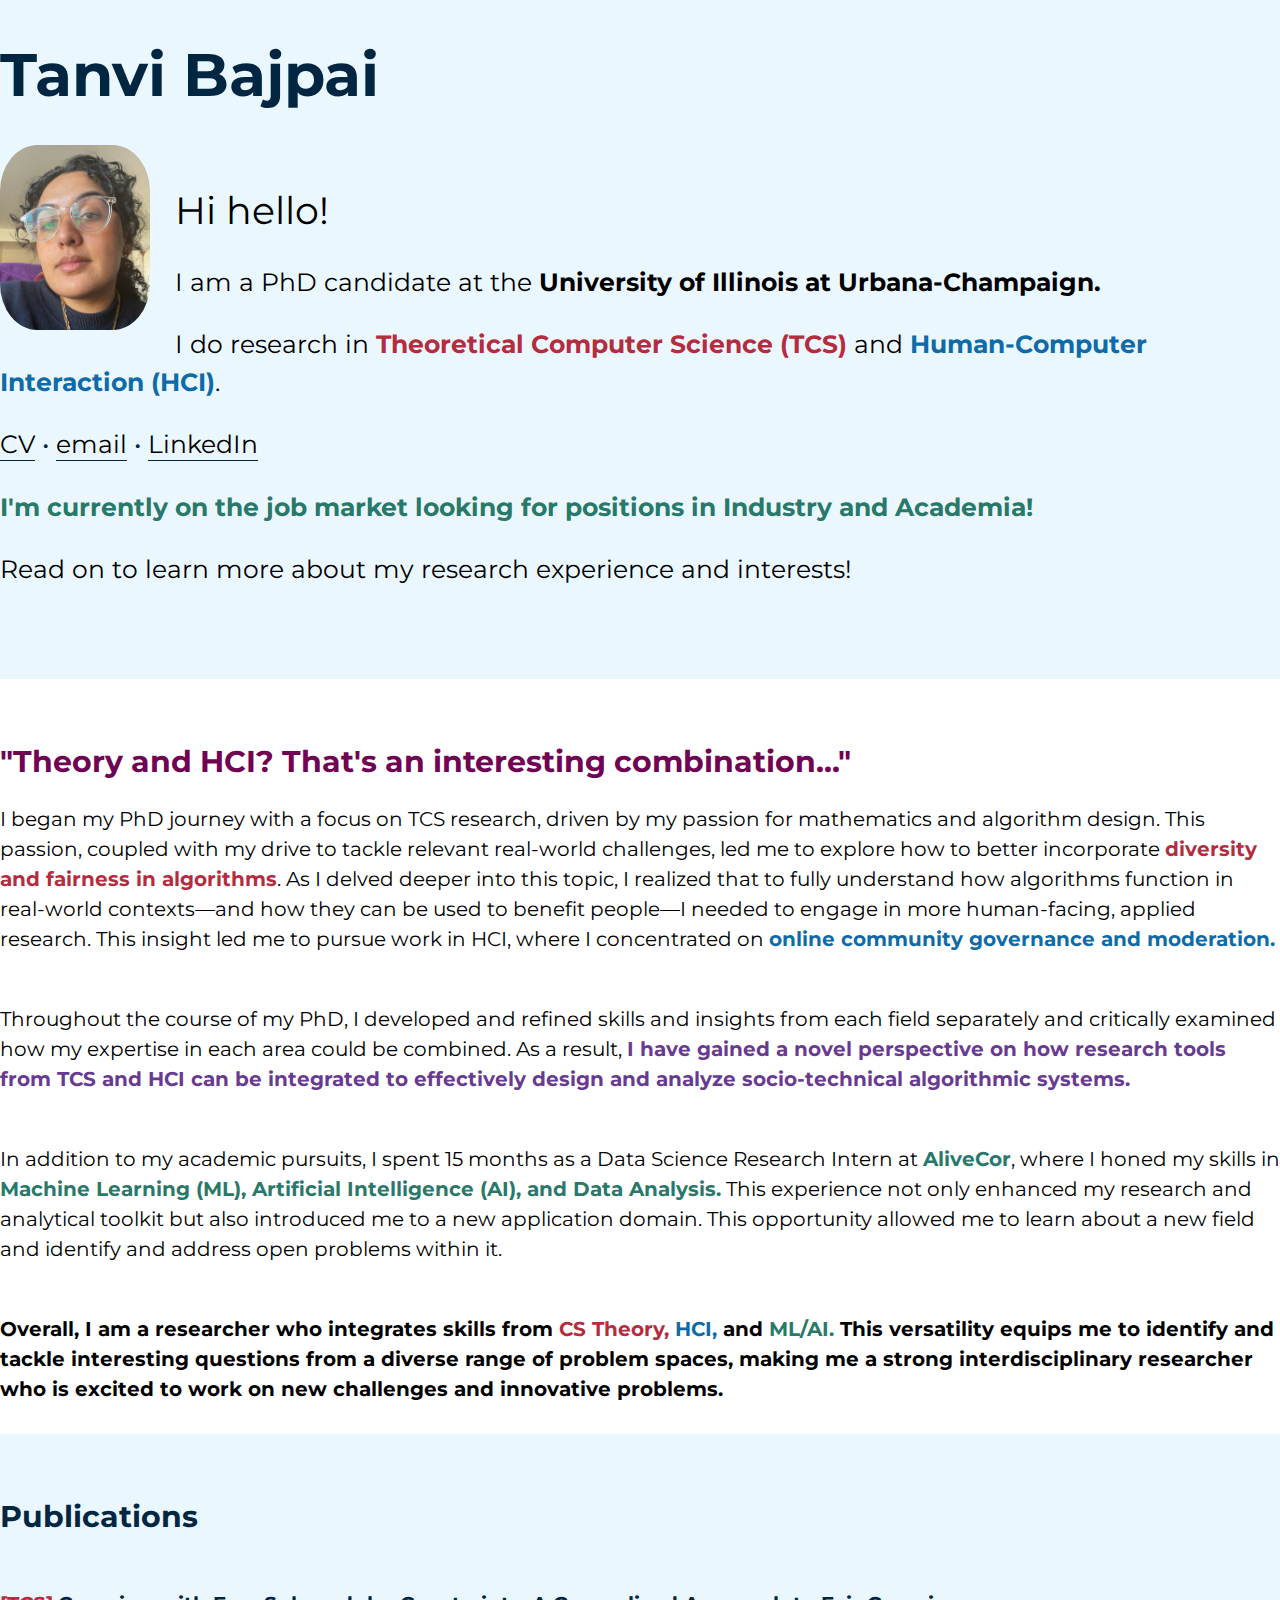
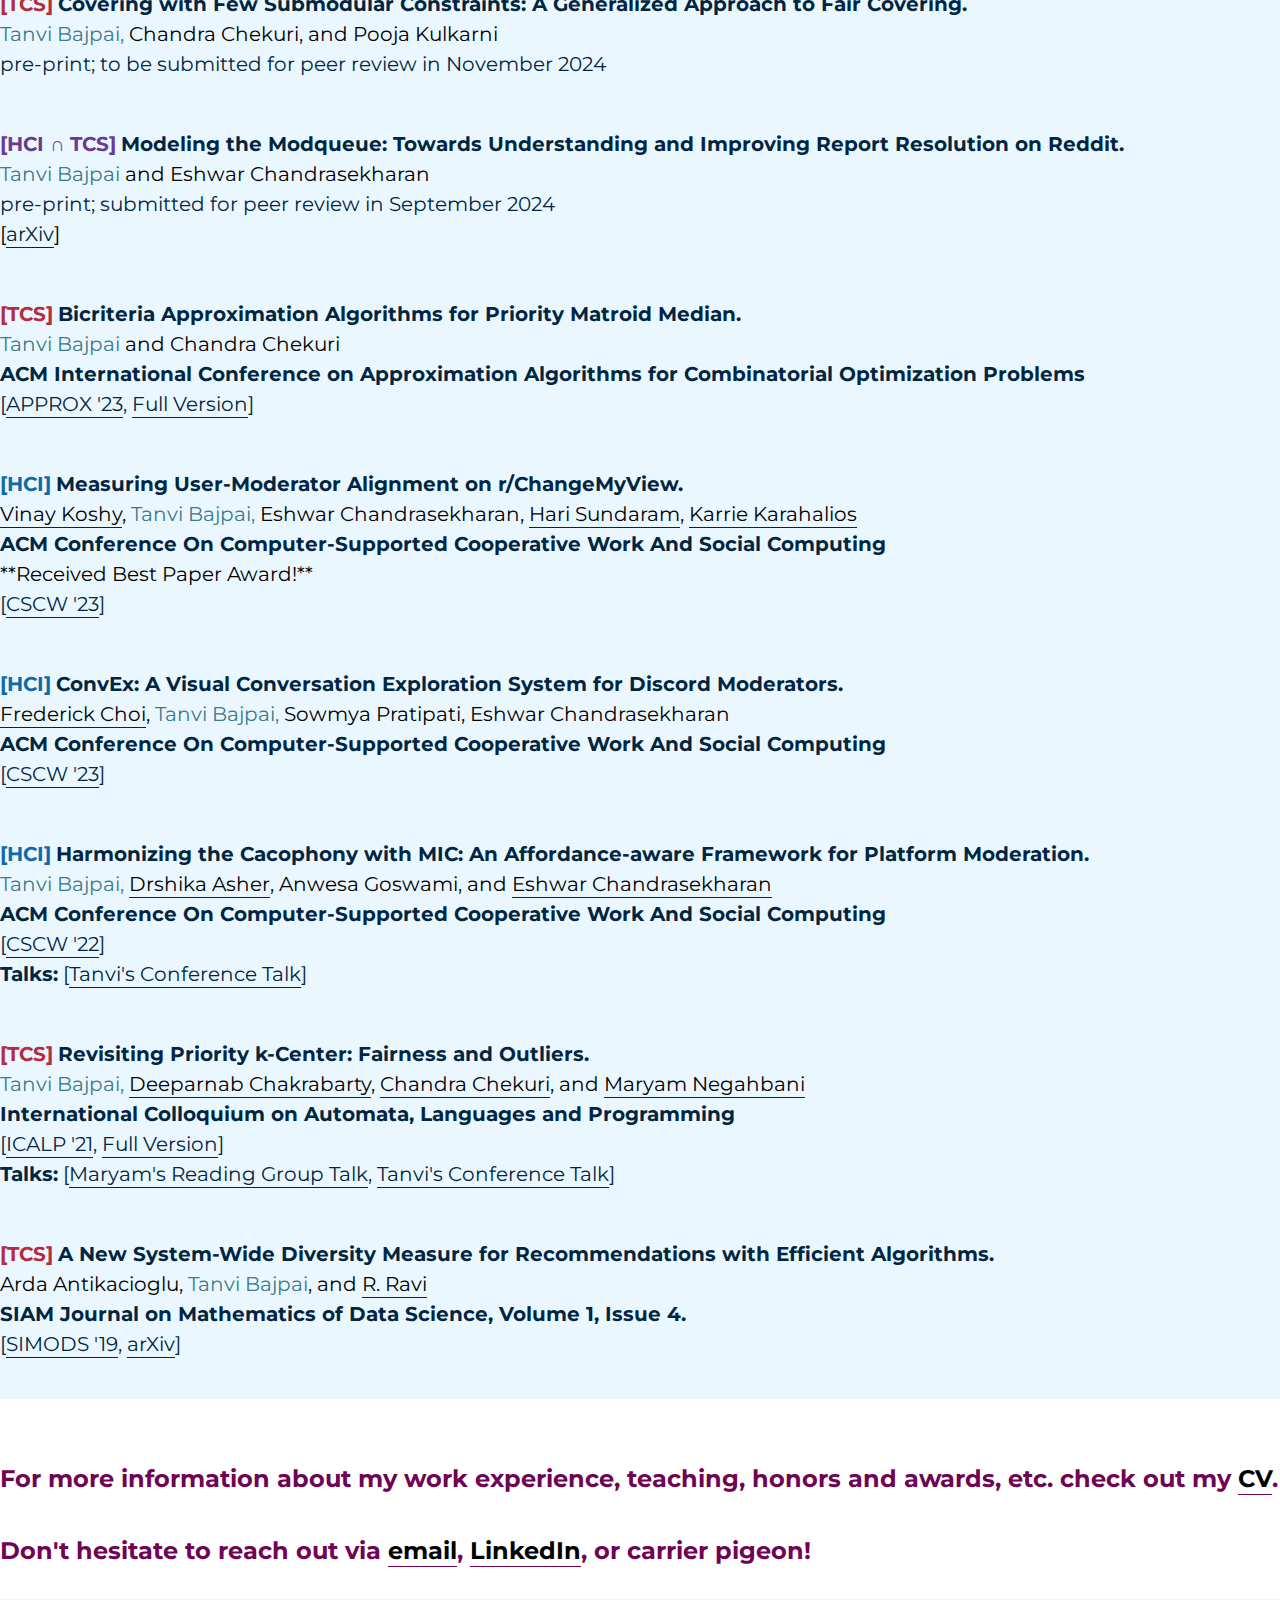
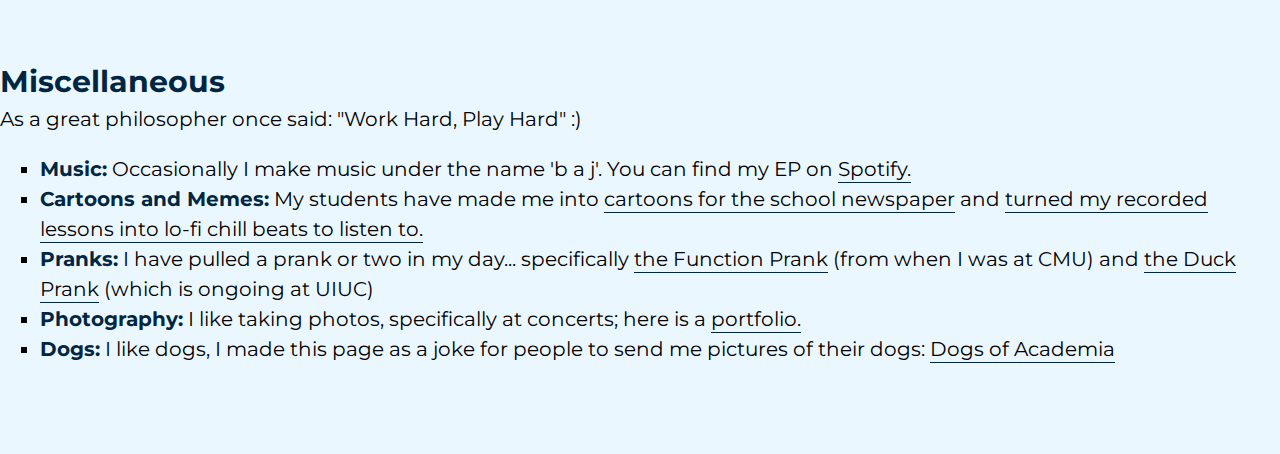
<file: index.html>
<!doctype html>
<html lang="en">
  <head>
    <!-- Required meta tags -->
    <meta charset="utf-8">
    <meta name="viewport" content="width=device-width, initial-scale=1">

    <!-- Bootstrap CSS -->
    <link href="https://cdn.jsdelivr.net/npm/bootstrap@5.1.0/dist/css/bootstrap.min.css" rel="stylesheet" integrity="sha384-KyZXEAg3QhqLMpG8r+8fhAXLRk2vvoC2f3B09zVXn8CA5QIVfZOJ3BCsw2P0p/We" crossorigin="anonymous">

    <!-- my stylesheet -->
    <link rel="stylesheet" href="main.css">
    <link rel="preconnect" href="https://fonts.googleapis.com">
    <link rel="preconnect" href="https://fonts.gstatic.com" crossorigin>
    <link href="https://fonts.googleapis.com/css2?family=Montserrat:ital,wght@0,400;0,600;1,400;1,600&display=swap" rel="stylesheet">
    <title>Tanvi Bajpai</title>
  </head>
  <body class="cool-theme">
    <!-- <h1><b>Tanvi Bajpai</b></h1> -->
    <section  class="cool-theme">
      <div class="container">
        <div class="columns">
          <div class="column bottom-pad">
            <h1><b>Tanvi Bajpai</b></h1> 
            <div class="column fix">
            <img id="headshot" class="prof" src="face-22.jpg" alt> 
            <p style="font-size: 150%;">Hi hello!</p>
            <p>I am a PhD candidate at the <b>University of Illinois at Urbana-Champaign.</b></p> 
            <p>I do research in <b><emph-tcs>Theoretical Computer Science (TCS)</emph-tcs></b> and <b><emph-hci>Human-Computer Interaction (HCI)</emph-hci></b>.
            </p>
              
            <p></p>
<!--             <p><b>Currently...</p>
            <p></b> (Fall 2023) I am working part-time as a Data Science Research Intern at <b>AliveCor!</b></p> -->
            <p style="font-size: 100%;"><emph><a href="files/Tanvi-Bajpai-CV.pdf" class="uline">CV</a> &bull; </emph><emph><a href="mailto:tbajpai2@illinois.edu" class="uline">email</a> &bull; </emph><emph><a href="https://www.linkedin.com/in/tanvibajpai/" class="uline">LinkedIn</a></emph></p>
          <p></p>
              <p><emph-other>I'm currently on the job market looking for positions in Industry and Academia!</emph-other></p>
              <p>Read on to learn more about my research experience and interests!</p>
            </div>

          </div>
        </div>  
      </div>
    </section>
    <div class="cool-theme-2">
      <section>
        <div class="container">
          <div class="columns">
            <div class="column">
             <br><h3><b>"Theory and HCI? That's an interesting combination..."</b></h3>
                <p>I began my PhD journey with a focus on TCS research, driven by my passion for mathematics and algorithm design. This passion, coupled with my drive to tackle relevant real-world challenges, led me to explore how to better incorporate <emph-tcs>diversity and fairness in algorithms</emph-tcs>. As I delved deeper into this topic, I realized that to fully understand how algorithms function in real-world contexts—and how they can be used to benefit people—I needed to engage in more human-facing, applied research. This insight led me to pursue work in HCI, where I concentrated on <emph-hci>online community governance and moderation.</emph-hci></p>
                <br>

                <p>Throughout the course of my PhD, I developed and refined skills and insights from each field separately and critically examined how my expertise in each area could be combined. As a result, <emph-both>I have gained a novel perspective on how research tools from TCS and HCI can be integrated to effectively design and analyze socio-technical algorithmic systems.</emph-both></p>
                <br>
                <p>In addition to my academic pursuits, I spent 15 months as a Data Science Research Intern at <emph-other>AliveCor</emph-other>, where I honed my skills in <emph-other>Machine Learning (ML), Artificial Intelligence (AI), and Data Analysis.</emph-other> This experience not only enhanced my research and analytical toolkit but also introduced me to a new application domain. This opportunity allowed me to learn about a new field and identify and address open problems within it.</p>
               
               <br>
               <p style="font-size:100%;"><b>Overall, I am a researcher who integrates skills from <emph-tcs>CS Theory,</emph-tcs> <emph-hci>HCI,</emph-hci> and <emph-other>ML/AI.</emph-other> This versatility equips me to identify and tackle interesting questions from a diverse range of problem spaces, making me a strong interdisciplinary researcher who is excited to work on new challenges and innovative problems. </b></p>
           
           <br>
            </div>
          </div>
        </div>
      </section>
   
      <section  class="cool-theme">
        <div class="container">
          <div class="columns">
            <div class="column bottom-pad">
              <br><h3><b>Publications</b></h3>
              <p><br><emph-tcs>[TCS]</emph-tcs> <emph><b>Covering with Few Submodular Constraints: A Generalized Approach to Fair Covering.</b></emph>
                <br><emph2>Tanvi Bajpai,</emph2> Chandra Chekuri, and Pooja Kulkarni
                <br><emph3>pre-print; to be submitted for peer review in November 2024</emph3>                          
              </p> 

              <p><br><emph-both>[HCI &#8745; TCS]</emph-both> <emph><b>Modeling the Modqueue: Towards Understanding and Improving Report Resolution on Reddit.</b></emph>
                <br><emph2>Tanvi Bajpai</emph2> and Eshwar Chandrasekharan
                <br><emph3>pre-print; submitted for peer review in September 2024</emph3>   
                <br>[<a href="https://arxiv.org/abs/2409.16840" class="uline2">arXiv</a>]
              </p> 
              
              <p><br><emph-tcs>[TCS]</emph-tcs> <emph><b>Bicriteria Approximation Algorithms for Priority Matroid Median.</b></emph>
                <br><emph2>Tanvi Bajpai</emph2> and Chandra Chekuri
                <br><emph3><b>ACM International Conference on Approximation Algorithms for Combinatorial Optimization Problems</b></emph3>              
                <br><emph>[<a href="https://drops.dagstuhl.de/opus/volltexte/2023/18832/pdf/LIPIcs-APPROX7.pdf" class="uline2">APPROX '23</a>, <a href="https://arxiv.org/abs/2210.01888" class="uline2">Full Version</a>]</emph>
              </p>
               <p><br><emph-hci>[HCI]</emph-hci> <emph><b>Measuring User-Moderator Alignment on r/ChangeMyView.</b></emph>
                <br><a href="https://vinyoshy2.github.io/" class="uline">Vinay Koshy</a>, <emph2>Tanvi Bajpai,</emph2> Eshwar Chandrasekharan, <a href="http://sundaram.cs.illinois.edu/" class="uline">Hari Sundaram</a>, <a href="https://social.cs.uiuc.edu/people/kkarahal.html" class="uline">Karrie Karahalios</a>
                <br><emph3><b>ACM Conference On Computer-Supported Cooperative Work And Social Computing</b></emph3> 
                <br>**Received Best Paper Award!**
                <br><emph>[<a href="https://dl.acm.org/doi/10.1145/3610077" class="uline2">CSCW '23</a>]</emph>
              </p>
               <p><br><emph-hci>[HCI]</emph-hci> <emph><b>ConvEx: A Visual Conversation Exploration System for Discord Moderators.</b></emph>
                <br><a href="https://fred-choi.com/" class="uline">Frederick Choi</a>, <emph2>Tanvi Bajpai,</emph2> Sowmya Pratipati, Eshwar Chandrasekharan
                <br><emph3><b>ACM Conference On Computer-Supported Cooperative Work And Social Computing</b></emph3> 
                <br><emph>[<a href="https://dl.acm.org/doi/10.1145/3610053" class="uline2">CSCW '23</a>]</emph>
              </p>
               <p><br><emph-hci>[HCI]</emph-hci> <emph><b>Harmonizing the Cacophony with MIC: An Affordance-aware Framework for Platform Moderation.</b></emph>
                <br><emph2>Tanvi Bajpai, </emph2> <a href="https://drshika.me/" class="uline">Drshika Asher</a>, Anwesa Goswami, and <a href="http://www.eshwarchandrasekharan.com" class="uline">Eshwar Chandrasekharan</a>
                <br><emph3><b>ACM Conference On Computer-Supported Cooperative Work And Social Computing</b></emph3> 
                <br><emph>[<a href="https://dl.acm.org/doi/abs/10.1145/3555110" class="uline2">CSCW '22</a>]</emph>
                <br><emph3><b>Talks:</b> [<a href="https://youtu.be/dQP1dzFboCc" class="uline3">Tanvi's Conference Talk</a>]</emph3>
              </p>
              <p><br><emph-tcs>[TCS]</emph-tcs> <emph><b>Revisiting Priority k-Center: Fairness and Outliers.</b></emph>
                <br><emph2>Tanvi Bajpai, </emph2> <a href="https://www.cs.dartmouth.edu/~deepc/" class="uline">Deeparnab Chakrabarty</a>, <a href="https://chekuri.cs.illinois.edu/" class="uline">Chandra Chekuri</a>, and <a href="https://www.cs.dartmouth.edu/~maryam/" class="uline">Maryam Negahbani</a>
                <br><emph3><b>International Colloquium on Automata, Languages and Programming</b></emph3> 
                <br><emph>[<a href="https://drops.dagstuhl.de/opus/volltexte/2021/14090/pdf/LIPIcs-ICALP-2021-21.pdf" class="uline2">ICALP '21</a>, <a href="https://arxiv.org/abs/2103.03337" class="uline2">Full Version</a>]</emph>
                <br><emph3><b>Talks:</b> [<a href="https://www.youtube.com/watch?v=0Tdc6jWEUKo" class="uline3">Maryam's Reading Group Talk</a>, <a href="https://www.youtube.com/watch?v=uiqO4B0jDtQ" class="uline3">Tanvi's Conference Talk</a>]</emph3>
              </p>
              <p><br><emph-tcs>[TCS]</emph-tcs> <emph><b>A New System-Wide Diversity Measure for Recommendations with Efficient Algorithms.</b></emph>
                <br>Arda Antikacioglu, <emph2>Tanvi Bajpai</emph2>, and <a href="https://www.contrib.andrew.cmu.edu/~ravi/" class="uline">R. Ravi</a>
                <br><emph3><b>SIAM Journal on Mathematics of Data Science, Volume 1, Issue 4.</b></emph3> 
                <br><emph>[<a href="https://epubs.siam.org/doi/abs/10.1137/18M1226014" class="uline2">SIMODS '19</a>, <a href="https://arxiv.org/abs/1812.03030" class="uline2">arXiv</a>]
              </p>
              </div>
            </div>
          </div>
        </div>
      </section> 
      
   <div class="cool-theme-2">
      <section>
        <div class="container">
          <div class="columns">
            <div class="column">
              
                <br><h4><b>For more information about my work experience, teaching, honors and awards, etc. check out my <a href="files/Tanvi-Bajpai-CV.pdf" class="uline">CV</a>. 
                  <br>
                  <br> Don't hesitate to reach out via <a href="mailto:tbajpai2@illinois.edu" class="uline">email</a>, <a href="https://www.linkedin.com/in/tanvibajpai/" class="uline">LinkedIn</a>, or carrier pigeon!</b></h4>
                  <br>
            </div>
          </div>
        </div>
      </section>
   

    <div class="cool-theme">
      <section">
        <div class="container">
          <div class="columns">
            <div class="column bottom-pad">
             <br><h3><b>Miscellaneous</b></h3>
             As a great philosopher once said: "Work Hard, Play Hard" :)
             <br>
              <ul>
                <li><b><emph>Music:</emph></b> Occasionally I make music under the name 'b a j'. You can find my EP on <a href="https://open.spotify.com/artist/35kHnj5Am2v1fImI8lTubu?si=DCOPbOLGS0G8mjo8oQR-SQ&dl_branch=1" class="uline">Spotify.</a></li>
                <li><b><emph>Cartoons and Memes:</emph></b> My students have made me into <a href="/cartoon.html" class="uline">cartoons for the school newspaper</a> and <a href="https://www.youtube.com/watch?v=7z655fEg0Dk" class="uline">turned my recorded lessons into lo-fi chill beats to listen to.</a></li>
                <li><b><emph>Pranks:</emph></b> I have pulled a prank or two in my day... specifically <a href="/prank.html" class="uline">the Function Prank</a> (from when I was at CMU) and <a href="/uiucducky.html" class="uline">the Duck Prank</a> (which is ongoing at UIUC)</li>
                <li><b><emph>Photography:</emph></b> I like taking photos, specifically at concerts; here is a <a href="/photo.html" class="uline">portfolio.</a> </li>
                <li><b><emph>Dogs:</emph></b> I like dogs, I made this page as a joke for people to send me pictures of their dogs: <a href="/doggos.html" class="uline">Dogs of Academia</a> </li>

                                                                                                                                                  </ul>  
            <br>      
            </div>
            </div>
          </div>
        </div>
  </div>
    <script src="https://cdn.jsdelivr.net/npm/bootstrap@5.1.0/dist/js/bootstrap.bundle.min.js" integrity="sha384-U1DAWAznBHeqEIlVSCgzq+c9gqGAJn5c/t99JyeKa9xxaYpSvHU5awsuZVVFIhvj" crossorigin="anonymous"></script>
    <script src="app.js"></script>
    <noscript>You need to enable JavaScript to view the full site.</noscript>
  </body>
</html>



<!-- <body class="light-theme">
    <h1>Task List</h1>
    <p id="msg">Current tasks:</p>
    <ul>
      <li class="list">Add visual styles</li>
      <li class="list">Add light and dark themes</li>
      <li>Enable switching the theme</li>
    </ul>
    <div>
        <button class="btn">Dark</button>
      </div>
    
    <script src="https://cdn.jsdelivr.net/npm/bootstrap@5.1.0/dist/js/bootstrap.bundle.min.js" integrity="sha384-U1DAWAznBHeqEIlVSCgzq+c9gqGAJn5c/t99JyeKa9xxaYpSvHU5awsuZVVFIhvj" crossorigin="anonymous"></script>
    <noscript>You need to enable JavaScript to view the full site.</noscript>
</body>
</html> -->
</file>
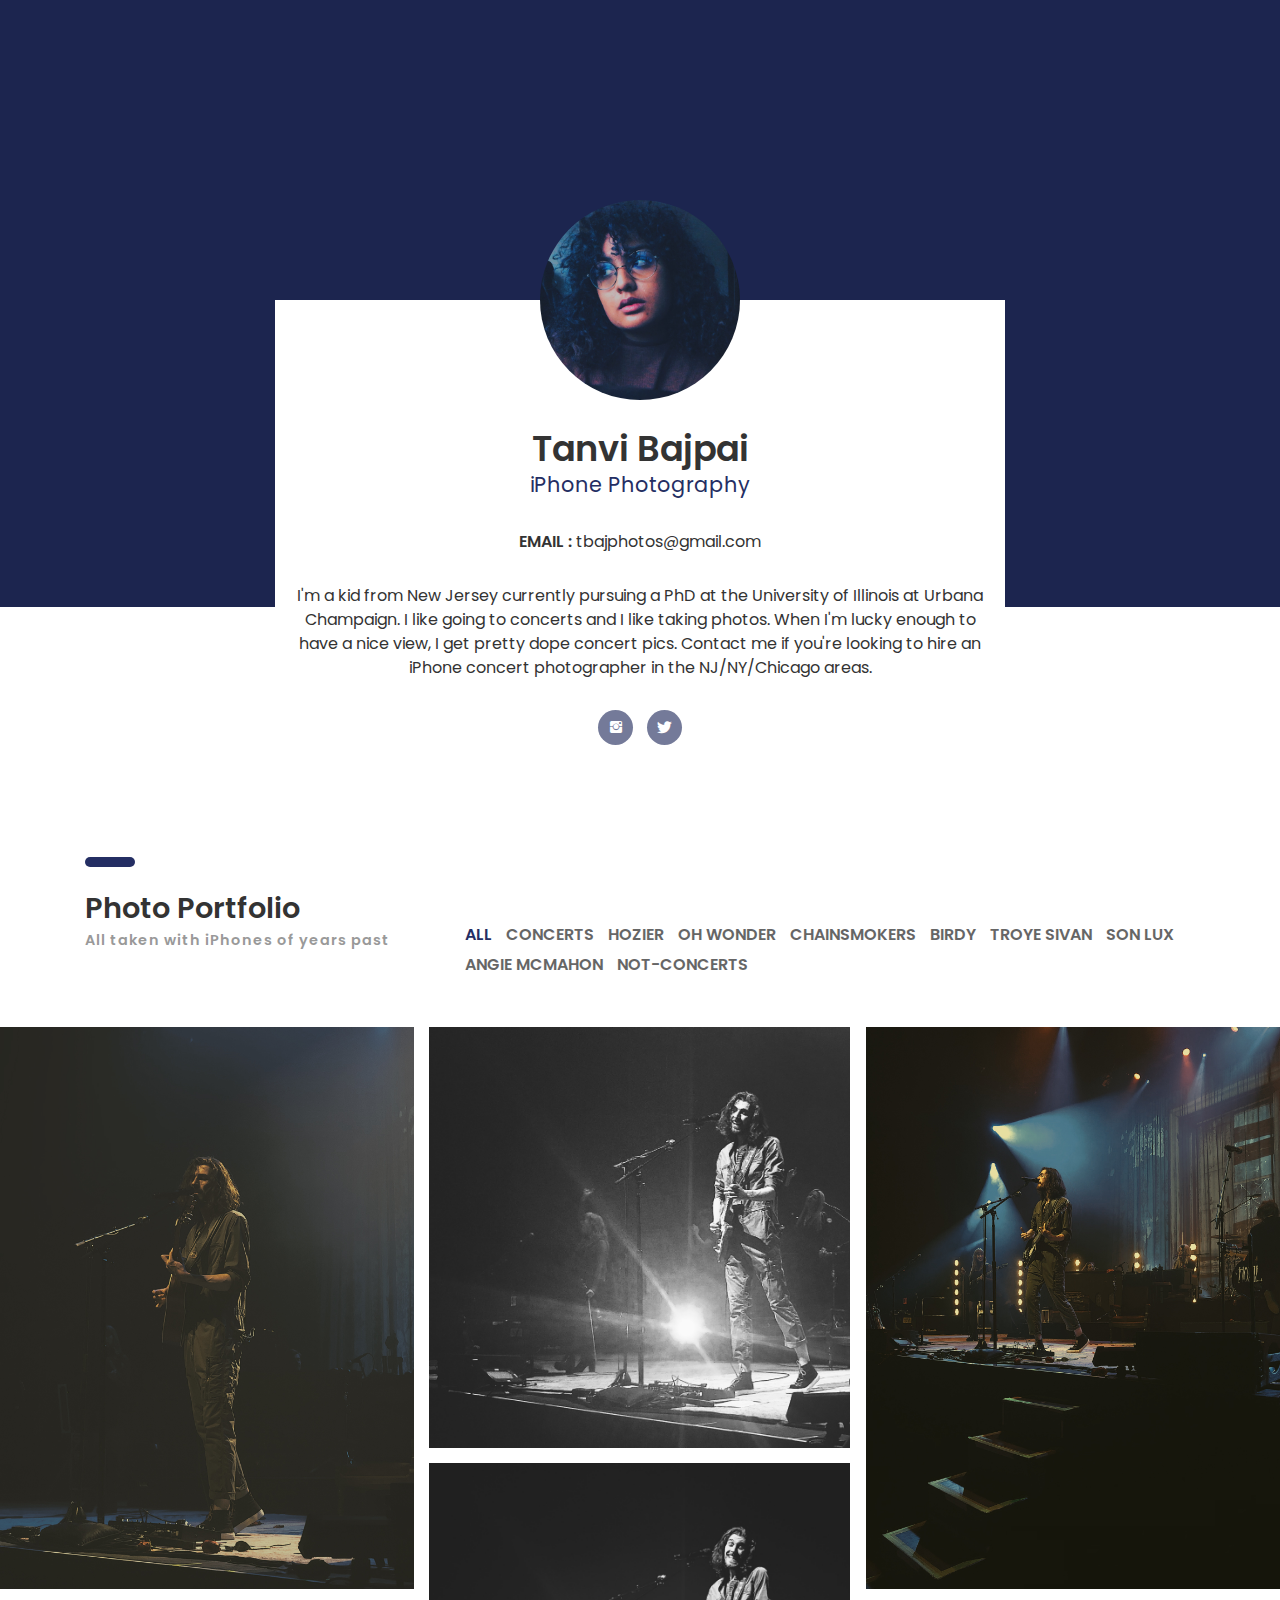
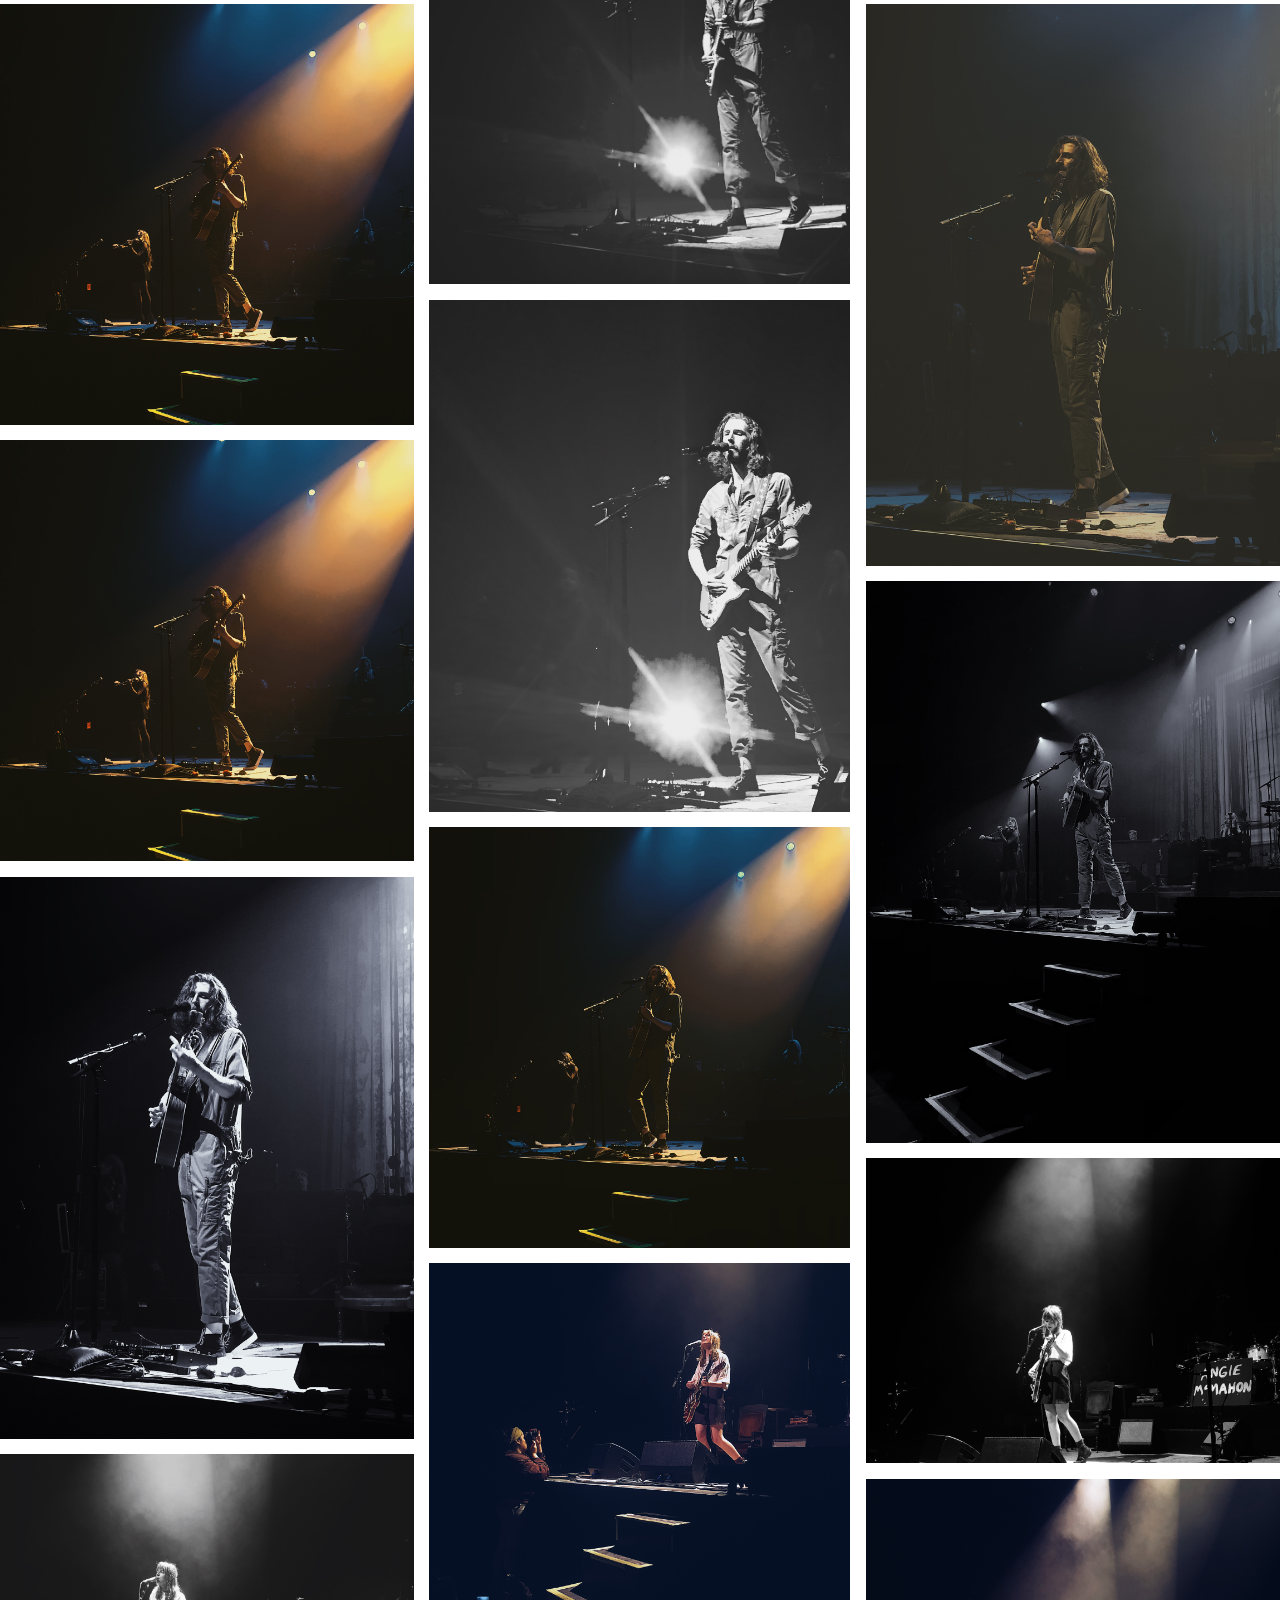
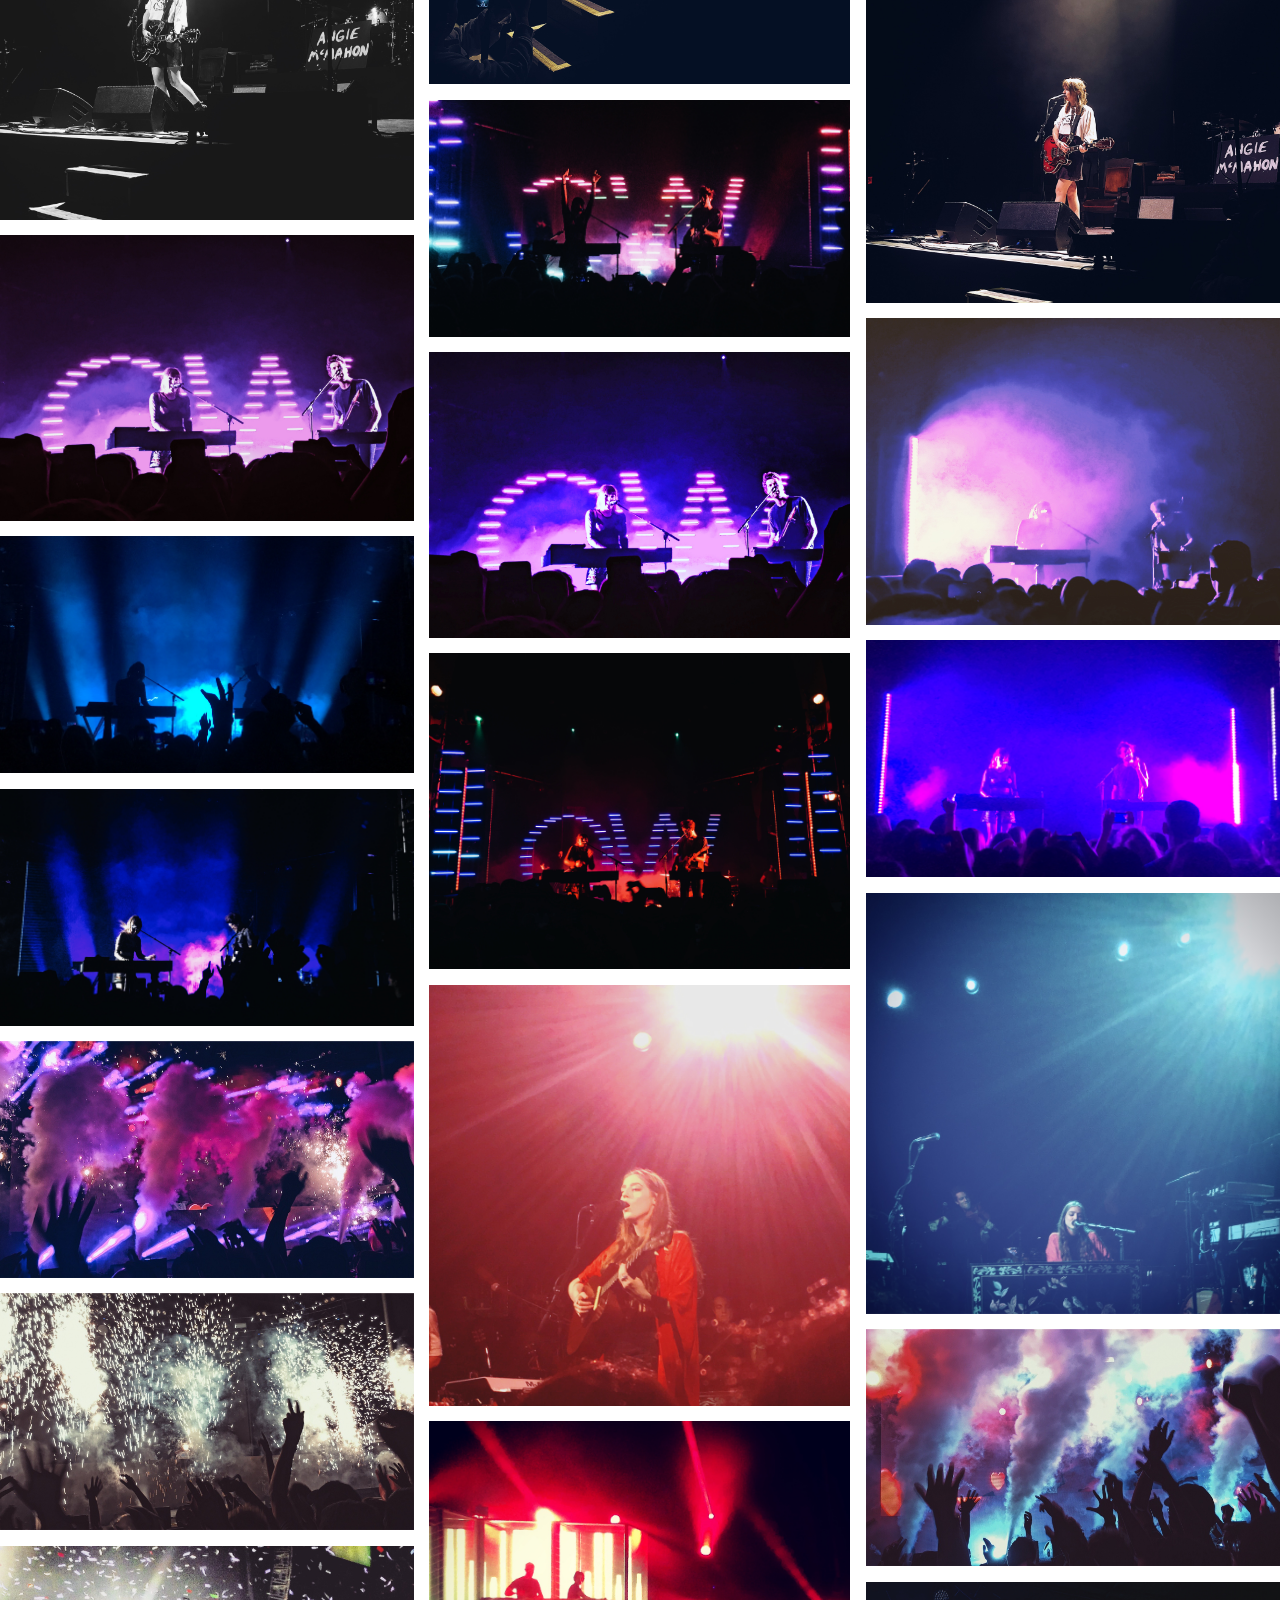
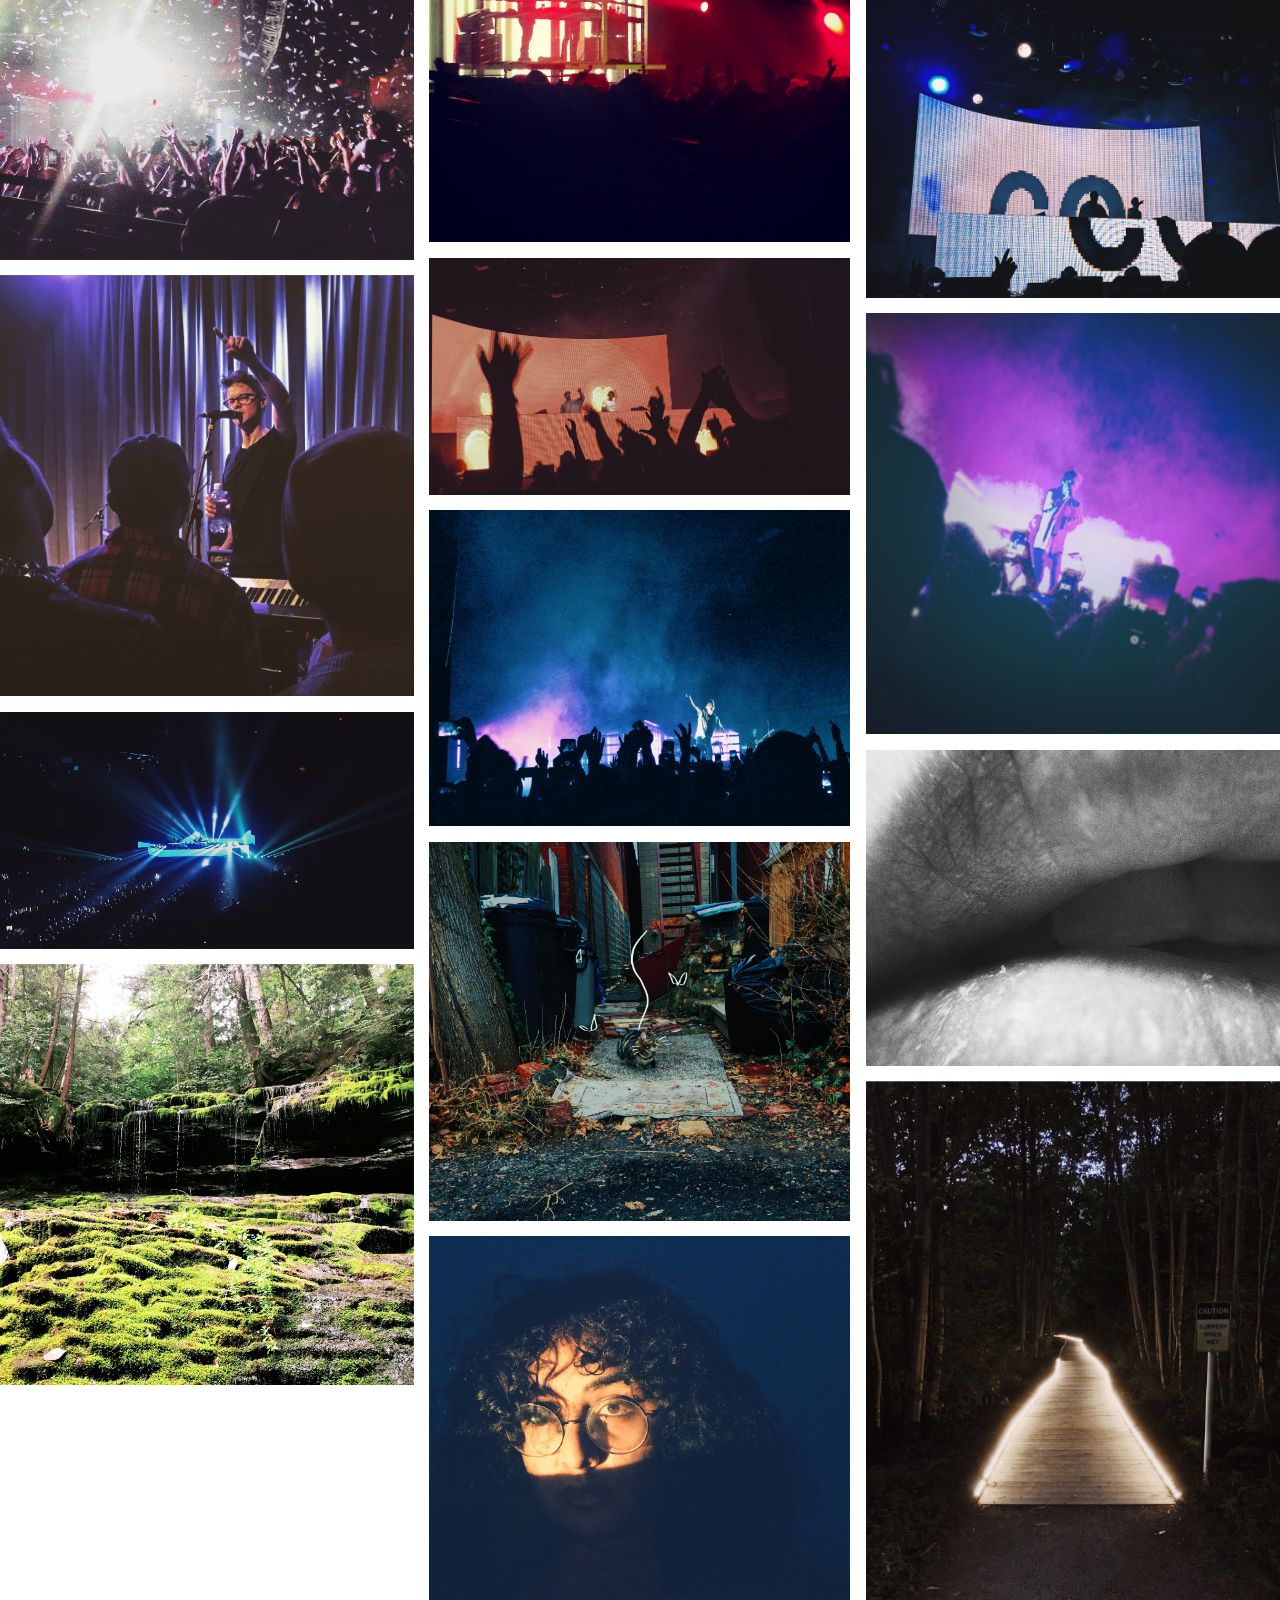
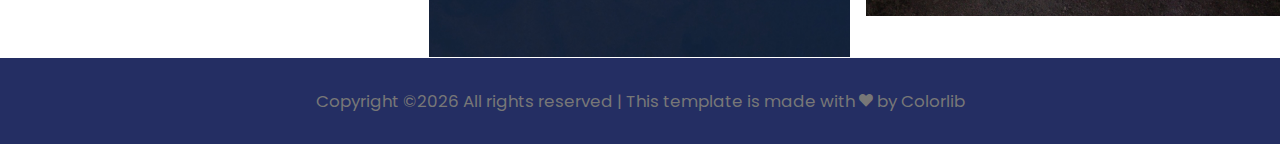
<file: photo.html>
<!DOCTYPE HTML>
<html lang="en">
<head>
	<title>Tanvi Bajpai Photography</title>
	<meta http-equiv="X-UA-Compatible" content="IE=edge">
    <meta name="viewport" content="width=device-width, initial-scale=1">
	<meta charset="UTF-8">
	
	
	<!-- Font -->
	
	<link href="https://fonts.googleapis.com/css?family=Poppins:400,500,600,700%7CAllura" rel="stylesheet">
	
	<!-- Stylesheets -->
	
	<link href="photo-files/common-css/bootstrap.css" rel="stylesheet">
	
	<link href="photo-files/common-css/ionicons.css" rel="stylesheet">
	
	<link href="photo-files/common-css/fluidbox.min.css" rel="stylesheet">
	
	<link href="photo-files/01-cv-portfolio/css/styles.css" rel="stylesheet">
	
	<link href="photo-files/01-cv-portfolio/css/responsive.css" rel="stylesheet">
	
</head>
<body>
	
	
	
	<section class="intro-section">
		<div class="container">
			<div class="row">
				<div class="col-md-1 col-lg-2"></div>
				<div class="col-md-10 col-lg-8">
					<div class="intro">
						<div class="profile-img"><img src="photo-files/images/profile-photo.JPG" alt=""></div>
						<h2><b>Tanvi Bajpai</b></h2>
						<h4 class="font-yellow">iPhone Photography</h4>
						<ul class="information margin-tb-30">
							
							<li><b>EMAIL : </b>tbajphotos@gmail.com</li>

						</ul>
						<ul class="information margin-tb-30">
							
							<li>I'm a kid from New Jersey currently pursuing a PhD at the University of Illinois at Urbana Champaign. I like going to concerts and I like taking photos. When I'm lucky enough to have a nice view, I get pretty dope concert pics. Contact me if you're looking to hire an iPhone concert photographer in the NJ/NY/Chicago areas.
						</li>

						</ul>
						<ul class="social-icons">
							<li><a href="https://instagram.com/officialtanvi"><i class="ion-social-instagram"></i></a></li>
							<li><a href="https://twitter.com/officialtanvi"><i class="ion-social-twitter"></i></a></li>
						</ul>
					</div><!-- intro -->
				</div><!-- col-sm-8 -->
			</div><!-- row -->
		</div><!-- container -->
	</section><!-- intro-section -->
	
	<section class="portfolio-section section">
		<div class="container">
			<div class="row">
				<div class="col-sm-4">
					<div class="heading">
						<h3><b>Photo Portfolio</b></h3>
						<h6 class="font-lite-black"><b>All taken with iPhones of years past</b></h6>
					</div>
				</div><!-- col-sm-4 -->
				<div class="col-sm-8">
					<div class="portfolioFilter clearfix margin-b-80">
						<a href="#" data-filter="*" class="current"><b>ALL</b></a>
						<a href="#" data-filter=".concert"><b>CONCERTS</b></a>
						<a href="#" data-filter=".hozier"><b>HOZIER</b></a>
						<a href="#" data-filter=".ow"><b>OH WONDER</b></a>
						<a href="#" data-filter=".chain"><b>CHAINSMOKERS</b></a>
						<a href="#" data-filter=".birdy"><b>BIRDY</b></a>
						<a href="#" data-filter=".troye"><b>TROYE SIVAN</b></a>
						<a href="#" data-filter=".sonlux"><b>SON LUX</b></a>
						<a href="#" data-filter=".angie"><b>ANGIE MCMAHON</b></a>
						<a href="#" data-filter=".notconcert"><b>NOT-CONCERTS</b></a>
					</div><!-- portfolioFilter -->
				</div><!-- col-sm-8 -->
			</div><!-- row -->
		</div><!-- container -->
		
		<div class="portfolioContainer">
			
			<div class="p-item concert hozier">
				<a href="photo-files/images/hozier-nyc-11-26-1.jpg" data-fluidbox>
					<img src="photo-files/images/hozier-nyc-11-26-1.jpg" alt=""></a>
			</div><!-- p-item -->

			<div class="p-item concert hozier">
				<a href="photo-files/images/hozier-nyc-11-26-2.jpg" data-fluidbox>
					<img src="photo-files/images/hozier-nyc-11-26-2.jpg" alt=""></a>
			</div><!-- p-item -->

			<div class="p-item concert hozier">
				<a href="photo-files/images/hozier-nyc-11-26-3.jpg" data-fluidbox>
					<img src="photo-files/images/hozier-nyc-11-26-3.jpg" alt=""></a>
			</div><!-- p-item -->
			<div class="p-item concert hozier">
				<a href="photo-files/images/hozier-nyc-11-26-4.jpg" data-fluidbox>
					<img src="photo-files/images/hozier-nyc-11-26-4.jpg" alt=""></a>
			</div><!-- p-item -->
			<div class="p-item concert hozier">
				<a href="photo-files/images/hozier-nyc-11-26-5.jpg" data-fluidbox>
					<img src="photo-files/images/hozier-nyc-11-26-5.jpg" alt=""></a>
			</div><!-- p-item -->
			<div class="p-item concert hozier">
				<a href="photo-files/images/hozier-nyc-11-26-6.jpg" data-fluidbox>
					<img src="photo-files/images/hozier-nyc-11-26-6.jpg" alt=""></a>
			</div><!-- p-item -->
			<div class="p-item concert hozier">
				<a href="photo-files/images/hozier-nyc-11-26-7.jpg" data-fluidbox>
					<img src="photo-files/images/hozier-nyc-11-26-7.jpg" alt=""></a>
			</div><!-- p-item -->
			<div class="p-item concert hozier">
				<a href="photo-files/images/hozier-nyc-11-26-8.jpg" data-fluidbox>
					<img src="photo-files/images/hozier-nyc-11-26-8.jpg" alt=""></a>
			</div><!-- p-item -->
			<div class="p-item concert hozier">
				<a href="photo-files/images/hozier-nyc-11-26-9.jpg" data-fluidbox>
					<img src="photo-files/images/hozier-nyc-11-26-9.jpg" alt=""></a>
			</div><!-- p-item -->
			<div class="p-item concert hozier">
				<a href="photo-files/images/hozier-nyc-11-26-10.jpg" data-fluidbox>
					<img src="photo-files/images/hozier-nyc-11-26-10.jpg" alt=""></a>
			</div><!-- p-item -->
			<div class="p-item concert hozier">
				<a href="photo-files/images/hozier-nyc-11-26-11.jpg" data-fluidbox>
					<img src="photo-files/images/hozier-nyc-11-26-11.jpg" alt=""></a>
			</div><!-- p-item -->

			<div class="p-item concert angie">
				<a href="photo-files/images/angie-mcmahon-nyc-11-26-1.jpg" data-fluidbox>
					<img src="photo-files/images/angie-mcmahon-nyc-11-26-1.jpg" alt=""></a>
			</div><!-- p-item -->
			<div class="p-item concert angie">
				<a href="photo-files/images/angie-mcmahon-nyc-11-26-2.jpg" data-fluidbox>
					<img src="photo-files/images/angie-mcmahon-nyc-11-26-2.jpg" alt=""></a>
			</div><!-- p-item -->
			<div class="p-item concert angie">
				<a href="photo-files/images/angie-mcmahon-nyc-11-26-3.jpg" data-fluidbox>
					<img src="photo-files/images/angie-mcmahon-nyc-11-26-3.jpg" alt=""></a>
			</div><!-- p-item -->
			<div class="p-item concert angie">
				<a href="photo-files/images/angie-mcmahon-nyc-11-26-4.jpg" data-fluidbox>
					<img src="photo-files/images/angie-mcmahon-nyc-11-26-4.jpg" alt=""></a>
			</div><!-- p-item -->

			<div class="p-item concert ow">
				<a href="photo-files/images/ow-2017-1.jpg" data-fluidbox>
					<img src="photo-files/images/ow-2017-1.jpg" alt=""></a>
			</div><!-- p-item -->
			<div class="p-item concert ow">
				<a href="photo-files/images/ow-2017-2.jpg" data-fluidbox>
					<img src="photo-files/images/ow-2017-2.jpg" alt=""></a>
			</div><!-- p-item -->
			<div class="p-item concert ow">
				<a href="photo-files/images/ow-2017-3.jpg" data-fluidbox>
					<img src="photo-files/images/ow-2017-3.jpg" alt=""></a>
			</div><!-- p-item -->
			<div class="p-item concert ow">
				<a href="photo-files/images/ow-2017-4.jpg" data-fluidbox>
					<img src="photo-files/images/ow-2017-4.jpg" alt=""></a>
			</div><!-- p-item -->
			<div class="p-item concert ow">
				<a href="photo-files/images/ow-2017-5.jpg" data-fluidbox>
					<img src="photo-files/images/ow-2017-5.jpg" alt=""></a>
			</div><!-- p-item -->
			<div class="p-item concert ow">
				<a href="photo-files/images/ow-2017-6.jpg" data-fluidbox>
					<img src="photo-files/images/ow-2017-6.jpg" alt=""></a>
			</div><!-- p-item -->
			<div class="p-item concert ow">
				<a href="photo-files/images/ow-2017-7.jpg" data-fluidbox>
					<img src="photo-files/images/ow-2017-7.jpg" alt=""></a>
			</div><!-- p-item -->
			<div class="p-item concert ow">
				<a href="photo-files/images/ow-2017-8.jpg" data-fluidbox>
					<img src="photo-files/images/ow-2017-8.jpg" alt=""></a>
			</div><!-- p-item -->
			<div class="p-item concert birdy">
				<a href="photo-files/images/birdy-1.jpeg" data-fluidbox>
					<img src="photo-files/images/birdy-1.jpeg" alt=""></a>
			</div><!-- p-item -->
			<div class="p-item concert birdy">
				<a href="photo-files/images/birdy-2.jpeg" data-fluidbox>
					<img src="photo-files/images/birdy-2.jpeg" alt=""></a>
			</div><!-- p-item -->
			<div class="p-item concert chain">
				<a href="photo-files/images/chain-2017-1.jpg" data-fluidbox>
					<img src="photo-files/images/chain-2017-1.jpg" alt=""></a>
			</div><!-- p-item -->
			<div class="p-item concert chain">
				<a href="photo-files/images/chain-2017-2.jpg" data-fluidbox>
					<img src="photo-files/images/chain-2017-2.jpg" alt=""></a>
			</div><!-- p-item -->
			<div class="p-item concert chain">
				<a href="photo-files/images/chain-2017-3.jpg" data-fluidbox>
					<img src="photo-files/images/chain-2017-3.jpg" alt=""></a>
			</div><!-- p-item -->
			<div class="p-item concert chain">
				<a href="photo-files/images/chain-2017-4.jpeg" data-fluidbox>
					<img src="photo-files/images/chain-2017-4.jpeg" alt=""></a>
			</div><!-- p-item -->
			<div class="p-item concert chain">
				<a href="photo-files/images/chain-2017-5.jpeg" data-fluidbox>
					<img src="photo-files/images/chain-2017-5.jpeg" alt=""></a>
			</div><!-- p-item -->
			<div class="p-item concert chain">
				<a href="photo-files/images/chain-2017-6.jpeg" data-fluidbox>
					<img src="photo-files/images/chain-2017-6.jpeg" alt=""></a>
			</div><!-- p-item -->
			<div class="p-item concert chain">
				<a href="photo-files/images/chain-2017-7.jpeg" data-fluidbox>
					<img src="photo-files/images/chain-2017-7.jpeg" alt=""></a>
			</div><!-- p-item -->
			<div class="p-item concert sonlux">
				<a href="photo-files/images/sonlux.jpeg" data-fluidbox>
					<img src="photo-files/images/sonlux.jpeg" alt=""></a>
			</div><!-- p-item -->
			<div class="p-item concert troye">
				<a href="photo-files/images/troye-2017-1.jpeg" data-fluidbox>
					<img src="photo-files/images/troye-2017-1.jpeg" alt=""></a>
			</div><!-- p-item -->
			<div class="p-item concert troye">
				<a href="photo-files/images/troye-2017-2.jpeg" data-fluidbox>
					<img src="photo-files/images/troye-2017-2.jpeg" alt=""></a>
			</div><!-- p-item -->
			<div class="p-item concert disclosure">
				<a href="photo-files/images/disclosure.jpg" data-fluidbox>
					<img src="photo-files/images/disclosure.jpg" alt=""></a>
			</div><!-- p-item -->
			<div class="p-item notconcert">
				<a href="photo-files/images/other-1.jpg" data-fluidbox>
					<img src="photo-files/images/other-1.jpg" alt=""></a>
			</div><!-- p-item -->
			<div class="p-item notconcert">
				<a href="photo-files/images/other-2.jpg" data-fluidbox>
					<img src="photo-files/images/other-2.jpg" alt=""></a>
			</div><!-- p-item -->
			<div class="p-item notconcert">
				<a href="photo-files/images/other-3.jpg" data-fluidbox>
					<img src="photo-files/images/other-3.jpg" alt=""></a>
			</div><!-- p-item -->
			<div class="p-item notconcert">
				<a href="photo-files/images/other-4.jpg" data-fluidbox>
					<img src="photo-files/images/other-4.jpg" alt=""></a>
			</div><!-- p-item -->
			<div class="p-item notconcert">
				<a href="photo-files/images/portrait-1.JPG" data-fluidbox>
					<img src="photo-files/images/portrait-1.JPG" alt=""></a>
			</div><!-- p-item -->

		
		
		</div><!-- portfolioContainer -->
		
	</section><!-- portfolio-section -->
	
	
	
	
	
	
	
	
	
	<footer>
		<p class="copyright">
			<!-- Link back to Colorlib can't be removed. Template is licensed under CC BY 3.0. -->
Copyright &copy;<script>document.write(new Date().getFullYear());</script> All rights reserved | This template is made with <i class="ion-heart" aria-hidden="true"></i> by <a href="https://colorlib.com" target="_blank">Colorlib</a>
<!-- Link back to Colorlib can't be removed. Template is licensed under CC BY 3.0. -->
		</p>


	</footer>
	
	
	<!-- SCIPTS -->
	
	<script src="photo-files/common-js/jquery-3.2.1.min.js"></script>
	
	<script src="photo-files/common-js/tether.min.js"></script>
	
	<script src="photo-files/common-js/bootstrap.js"></script>
	
	<script src="photo-files/common-js/isotope.pkgd.min.js"></script>
	
	<script src="photo-files/common-js/jquery.waypoints.min.js"></script>
	
	<script src="photo-files/common-js/progressbar.min.js"></script>
	
	<script src="photo-files/common-js/jquery.fluidbox.min.js"></script>
	
	<script src="photo-files/common-js/scripts.js"></script>
	
</body>
</html>
</file>
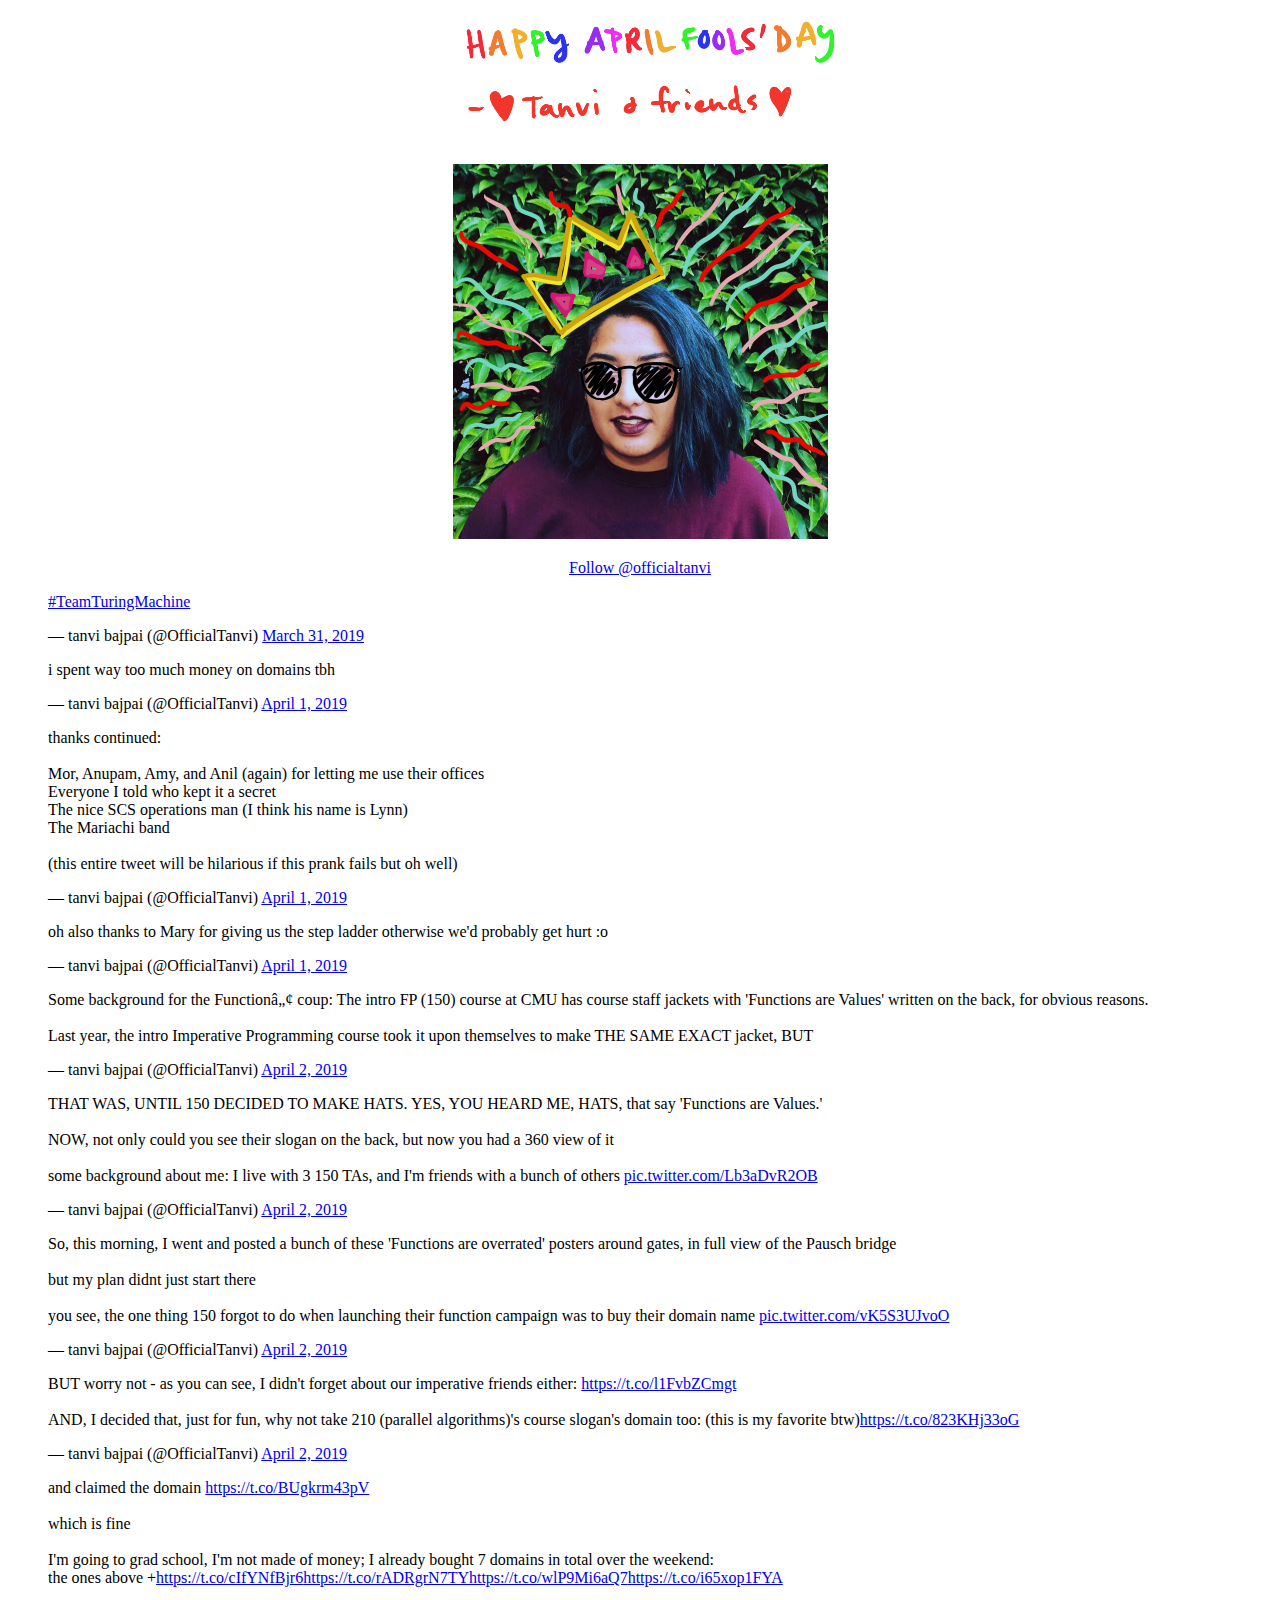
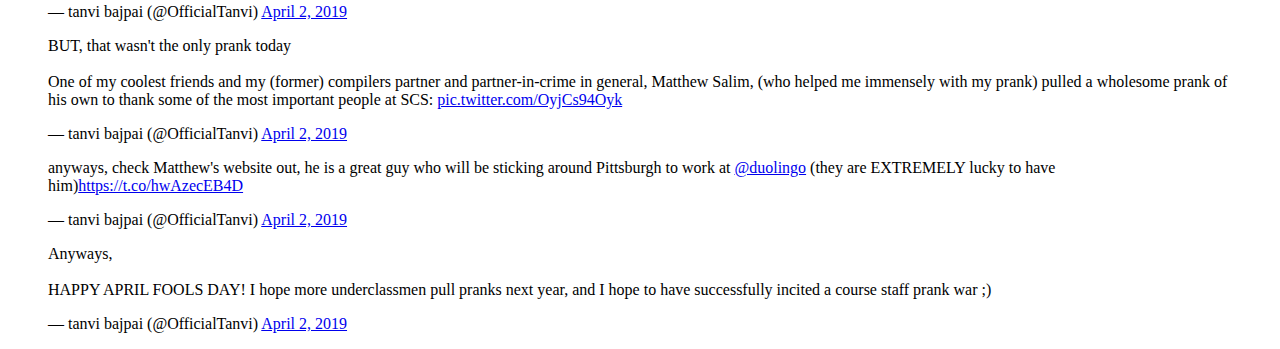
<file: prank.html>
<!DOCTYPE html>
<html>
<head>
	<title>follow me on twitter i guess</title>

	
</head>
<body>
	
	<div>
	<p style="text-align:center;">

	<img src="header.png" alt="other" width="400" height="128" ></p>
</div>

<div>
	<p style="text-align:center;">

	<img src="icon.png" alt="mee" width="375" height="375" ></p>
</div>

<div>
	<p style="text-align:center;">

<a href="https://twitter.com/officialtanvi?ref_src=twsrc%5Etfw" class="twitter-follow-button" data-show-count="false">Follow @officialtanvi</a><script async src="https://platform.twitter.com/widgets.js" charset="utf-8"></script>
</p>
</div>


<div>
	<blockquote class="twitter-tweet tw-align-center" data-lang="en"><p lang="und" dir="ltr"><a href="https://twitter.com/hashtag/TeamTuringMachine?src=hash&amp;ref_src=twsrc%5Etfw">#TeamTuringMachine</a></p>&mdash; tanvi bajpai (@OfficialTanvi) <a href="https://twitter.com/OfficialTanvi/status/1112164273214623745?ref_src=twsrc%5Etfw">March 31, 2019</a></blockquote>
<script async src="https://platform.twitter.com/widgets.js" charset="utf-8"></script>

</div>


<div>
	<blockquote class="twitter-tweet tw-align-center" data-lang="en"><p lang="en" dir="ltr">i spent way too much money on domains tbh</p>&mdash; tanvi bajpai (@OfficialTanvi) <a href="https://twitter.com/OfficialTanvi/status/1112591902224932864?ref_src=twsrc%5Etfw">April 1, 2019</a></blockquote>
<script async src="https://platform.twitter.com/widgets.js" charset="utf-8"></script>


</div>

<div>
	<blockquote class="twitter-tweet tw-align-center" data-lang="en"><p lang="en" dir="ltr">thanks continued: <br><br>Mor, Anupam, Amy, and Anil (again) for letting me use their offices<br>Everyone I told who kept it a secret<br>The nice SCS operations man (I think his name is Lynn)<br>The Mariachi band <br><br>(this entire tweet will be hilarious if this prank fails but oh well)</p>&mdash; tanvi bajpai (@OfficialTanvi) <a href="https://twitter.com/OfficialTanvi/status/1112593680450441216?ref_src=twsrc%5Etfw">April 1, 2019</a></blockquote>
<script async src="https://platform.twitter.com/widgets.js" charset="utf-8"></script>



</div>
<div>
	<blockquote class="twitter-tweet tw-align-center" data-lang="en"><p lang="en" dir="ltr">oh also thanks to Mary for giving us the step ladder otherwise we&#39;d probably get hurt :o</p>&mdash; tanvi bajpai (@OfficialTanvi) <a href="https://twitter.com/OfficialTanvi/status/1112724545314672640?ref_src=twsrc%5Etfw">April 1, 2019</a></blockquote>
<script async src="https://platform.twitter.com/widgets.js" charset="utf-8"></script>
	</div>


</body>
	
<div>
	<blockquote class="twitter-tweet tw-align-center" data-lang="en"><p lang="en" dir="ltr">Some background for the Function™ coup: The intro FP (150) course at CMU has course staff jackets with &#39;Functions are Values&#39; written on the back, for obvious reasons.<br><br>Last year, the intro Imperative Programming course took it upon themselves to make THE SAME EXACT jacket, BUT</p>&mdash; tanvi bajpai (@OfficialTanvi) <a href="https://twitter.com/OfficialTanvi/status/1112925369282301952?ref_src=twsrc%5Etfw">April 2, 2019</a></blockquote>
<script async src="https://platform.twitter.com/widgets.js" charset="utf-8"></script>

	</div>


</body>

<div>
	<blockquote class="twitter-tweet tw-align-center" data-lang="en"><p lang="en" dir="ltr">THAT WAS, UNTIL 150 DECIDED TO MAKE HATS. YES, YOU HEARD ME, HATS, that say &#39;Functions are Values.&#39; <br><br>NOW, not only could you see their slogan on the back, but now you had a 360 view of it<br><br>some background about me: I live with 3 150 TAs, and I&#39;m friends with a bunch of others <a href="https://t.co/Lb3aDvR2OB">pic.twitter.com/Lb3aDvR2OB</a></p>&mdash; tanvi bajpai (@OfficialTanvi) <a href="https://twitter.com/OfficialTanvi/status/1112925370662207488?ref_src=twsrc%5Etfw">April 2, 2019</a></blockquote>
<script async src="https://platform.twitter.com/widgets.js" charset="utf-8"></script>


	</div>

<div>
	<blockquote class="twitter-tweet tw-align-center" data-lang="en"><p lang="en" dir="ltr">So, this morning, I went and posted a bunch of these &#39;Functions are overrated&#39; posters around gates, in full view of the Pausch bridge<br><br>but my plan didnt just start there<br><br>you see, the one thing 150 forgot to do when launching their function campaign was to buy their domain name <a href="https://t.co/vK5S3UJvoO">pic.twitter.com/vK5S3UJvoO</a></p>&mdash; tanvi bajpai (@OfficialTanvi) <a href="https://twitter.com/OfficialTanvi/status/1112925374323752961?ref_src=twsrc%5Etfw">April 2, 2019</a></blockquote>
<script async src="https://platform.twitter.com/widgets.js" charset="utf-8"></script>



</div>

<div>
	<blockquote class="twitter-tweet tw-align-center" data-lang="en"><p lang="en" dir="ltr">BUT worry not - as you can see, I didn&#39;t forget about our imperative friends either: <a href="https://t.co/l1FvbZCmgt">https://t.co/l1FvbZCmgt</a><br><br>AND, I decided that, just for fun, why not take 210 (parallel algorithms)&#39;s course slogan&#39;s domain too: (this is my favorite btw)<a href="https://t.co/823KHj33oG">https://t.co/823KHj33oG</a></p>&mdash; tanvi bajpai (@OfficialTanvi) <a href="https://twitter.com/OfficialTanvi/status/1112925386113986560?ref_src=twsrc%5Etfw">April 2, 2019</a></blockquote>
<script async src="https://platform.twitter.com/widgets.js" charset="utf-8"></script>

</div>

<div>
	<blockquote class="twitter-tweet tw-align-center" data-lang="en"><p lang="en" dir="ltr">and claimed the domain <a href="https://t.co/BUgkrm43pV">https://t.co/BUgkrm43pV</a><br><br>which is fine<br><br>I&#39;m going to grad school, I&#39;m not made of money; I already bought 7 domains in total over the weekend:<br>the ones above +<a href="https://t.co/cIfYNfBjr6">https://t.co/cIfYNfBjr6</a><a href="https://t.co/rADRgrN7TY">https://t.co/rADRgrN7TY</a><a href="https://t.co/wlP9Mi6aQ7">https://t.co/wlP9Mi6aQ7</a><a href="https://t.co/i65xop1FYA">https://t.co/i65xop1FYA</a></p>&mdash; tanvi bajpai (@OfficialTanvi) <a href="https://twitter.com/OfficialTanvi/status/1112925388576092160?ref_src=twsrc%5Etfw">April 2, 2019</a></blockquote>
<script async src="https://platform.twitter.com/widgets.js" charset="utf-8"></script>

</div>

<div>
	<blockquote class="twitter-tweet tw-align-center" data-lang="en"><p lang="en" dir="ltr">BUT, that wasn&#39;t the only prank today<br><br>One of my coolest friends and my (former) compilers partner and partner-in-crime in general, Matthew Salim, (who helped me immensely with my prank) pulled a wholesome prank of his own to thank some of the most important people at SCS: <a href="https://t.co/OyjCs94Oyk">pic.twitter.com/OyjCs94Oyk</a></p>&mdash; tanvi bajpai (@OfficialTanvi) <a href="https://twitter.com/OfficialTanvi/status/1112925396880842752?ref_src=twsrc%5Etfw">April 2, 2019</a></blockquote>
<script async src="https://platform.twitter.com/widgets.js" charset="utf-8"></script>


</div>

<div>
<blockquote class="twitter-tweet tw-align-center" data-lang="en"><p lang="en" dir="ltr">anyways, check Matthew&#39;s website out, he is a great guy who will be sticking around Pittsburgh to work at <a href="https://twitter.com/duolingo?ref_src=twsrc%5Etfw">@duolingo</a> (they are EXTREMELY lucky to have him)<a href="https://t.co/hwAzecEB4D">https://t.co/hwAzecEB4D</a></p>&mdash; tanvi bajpai (@OfficialTanvi) <a href="https://twitter.com/OfficialTanvi/status/1112925410562662401?ref_src=twsrc%5Etfw">April 2, 2019</a></blockquote>
<script async src="https://platform.twitter.com/widgets.js" charset="utf-8"></script>
</div>

<div>
	<blockquote class="twitter-tweet tw-align-center" data-conversation="none" data-lang="en"><p lang="en" dir="ltr">Anyways,<br><br>HAPPY APRIL FOOLS DAY! I hope more underclassmen pull pranks next year, and I hope to have successfully incited a course staff prank war ;)</p>&mdash; tanvi bajpai (@OfficialTanvi) <a href="https://twitter.com/OfficialTanvi/status/1112925411267239936?ref_src=twsrc%5Etfw">April 2, 2019</a></blockquote>
<script async src="https://platform.twitter.com/widgets.js" charset="utf-8"></script>

</div>




</body>

</html>
</file>
<file: main.css>
:root {
    --red: #700353;
    --light-red: #A4243B;
    --white: #EBF7FF;
    --offwhite: #FFFFFF;
    --black: #000000;
    --blue: #002642;
    --light-blue: #3C7A89;
    --yellow: #BFAE48;
    --tcs: #B42D3F;
    --hci: #0E6BA8;
    --both: #693A92;
    --other: #28796a;
}
html, body, div {
  margin: 0;
  padding: 0;
  font-family: 'Montserrat', sans-serif;
  color: var(--fontColor);
  
}
html {
  line-height: 1.5;
  font-size: 125%;
}

html * {
  /* webkit font boosting fix  */
  max-height: 999999px;
  -webkit-text-size-adjust: 100%;
}
  body {
      background: var(--bg);
      margin: 0 auto;
      width: 96%
  }



li {
    list-style: square;
  }
  
  u {
    text-decoration-color: var(--lu);
    text-decoration-thickness: 2px;
  }
  h1 {
    color: var(--u);
    font-size:300%;
    margin: 0.5em 0 0 0;
  }
  h1,h2,h3, h4{
    
    font-weight: inherit;
  }
  h2 {
    color: var(--lu);
    margin-bottom: 0.25em 0 0 0;
    font-size:200%;
  }
  h3 {
    color:var(--acc);
    margin-bottom: 0;
    font-size:150%;
  }

  h4 {
    color:var(--acc);
    margin-bottom: 0;
    font-size:120%;
  }





  emph {
    color: var(--u);
  }
  emph2 {
    color: var(--lu);
  }
  emph3 {
    color: var(--acc);
      
  }
  emph-tcs {
      color: var(--tcs);
      font-weight: bold;
    }
    emph-hci {
      color: var(--hci);
      font-weight: bold;
    }
    emph-both {
      color: var(--both);
      font-weight: bold;
    }
    emph-other {
      color: var(--other);
      font-weight: bold;
    }
    emph-4 {
      font-weigth: 650;
    }
  p {
    margin-bottom: 0;
  }
  b {
    color: inherit;
  }
  a {
    color: var(--fontColor);
    text-decoration: none;
  }
  a:hover {
    color: var(--lu);
  }
  .fix {
    display:inline-block;
    margin-top: 1em;
    margin-bottom: 2em;
    width: 100%;
    font-size: 125%;
  }
  .list {
    list-style: square;
  }

  .bottom-pad {
    margin-bottom: 2em;
  }
  .prof{
    width: 150px;
    height: 185px;
    border-radius: 25%;
    border: 3px solid var(--green);
    float: left;
    margin-right: 1em;
  }

  .uline {
    padding-bottom: 1px;
    border-bottom: var(--u) 1px solid;
  }
  .uline2 {
    padding-bottom: 1px;
    border-bottom: var(--u) 1px solid;
    color: var(--u);
  }
  .uline3 {
    padding-bottom: 1px;
    border-bottom: var(--acc) 1px solid;
    color: var(--acc);
  }




  
  /* #msg {
    font-family: monospace;
  } */


  .cool-theme {
    --bg: var(--white);
    background-color: var(--bg);
    width: 100%;
    min-height: 200px;
    --fontColor: var(--black);
    --u: var(--blue);
    --lu: var(--light-blue);
    --acc:var(--blue);
  }
  .cool-theme-2 {
    --bg: var(--offwhite);
    background-color: var(--bg);
    width: 100%;
    min-height: 200px;
    --fontColor: var(--black);
    --u: var(--red);
    --lu: var(--light-red);
    --acc:var(--red);
  }

  
  .normal-theme {
    --bg: var(--black);
    --fontColor: var(--green);
    --btnBg: var(--white);
    --btnFontColor: var(--black);
  }
  .btn {
    position: absolute;
    top: 20px;
    left: 250px;
    height: 50px;
    width: 50px;
    border-radius: 50%;
    border: none;
    color: var(--btnFontColor);
    background-color: var(--btnBg);
  }

  .btn:focus { outline-style: none; }

  section.cool-theme-2 h4 {
    margin: 0;
    padding: 0;
}
</file>
<file: photo-files/01-cv-portfolio/css/styles.css>
/*
====================================================

* 	[Master Stylesheet]
	
	Theme Name :  
	Version    :  
	Author     :  
	Author URI :  

====================================================

	TOC
	
	1. PRIMARY STYLES
	2. COMMONS FOR PAGE DESIGN
	3. HEADER
	4. INTRO SECTION
	5. PORFOLIO SECTION
	6. ABOUT SECTION
	7. EXPERIENCE SECTION
	8. EDUCATION SECTION
	9. COUNTER SECTION
	10. FOOTER

====================================================


/* ---------------------------------
1. PRIMARY STYLES
--------------------------------- */

html{ font-size: 100%; height: 100%; overflow-x: hidden; margin: 0px;  padding: 0px; touch-action: manipulation; }


body{ font-size: 16px; font-family: 'Poppins', serif; width: 100%; height: 100%; margin: 0; font-weight: 400;
	-webkit-font-smoothing: antialiased; -moz-osx-font-smoothing: grayscale; word-wrap: break-word; 
	color: #333; }

h1, h2, h3, h4, h5, h6, p, a, ul, span, li, img, inpot, button{ margin: 0; padding: 0; }

h1,h2,h3,h4,h5,h6{ line-height: 1.5; font-weight: inherit; }

h1,h2,h3{ font-family: 'Poppins', cursive; }

p{ line-height: 1.6; font-size: 1.05em; font-weight: 400; color: #777; }

h1{ font-size: 4em; line-height: 1; }
h2{ font-size: 2.2em; line-height: 1.1; }
h3{ font-size: 1.8em; }
h4{ font-size: 1.3em; }
h5{ font-size: 1em; }
h6{ font-size: .9em; letter-spacing: 1px; }

a, button{ display: inline-block; text-decoration: none; color: inherit; line-height: 1; 
	-webkit-transition: all .25s ease-in-out; transition: all .25s ease-in-out; }

a:focus, a:active, a:hover,
button:focus, button:active, button:hover,
a b.light-color:hover{ text-decoration: none; color: #FFA804; }

b{ font-weight: 600; }

img{ width: 100%; }

li{ list-style: none; display: inline-block; }

span{ display: inline-block; }

button{ outline: 0; border: 0; background: none; cursor: pointer; }

.icon{ font-size: 1.1em; display: inline-block; line-height: inherit; }

[class^="icon-"]:before, [class*=" icon-"]:before{ line-height: inherit; }

b.max-bold{ font-weight: 700; }



/* ---------------------------------
2. COMMONS FOR PAGE DESIGN
--------------------------------- */

.section{ padding: 100px 0 50px; }

.section .heading{ margin-bottom: 60px; }

.section .heading:before{ content:''; height: 10px; width: 50px; border-radius: 5px;
	margin-bottom: 20px; display: block; background: #242e63; }
	
.margin-t-10{ margin-top: 10px; }

.margin-b-30{ margin-bottom: 30px; }
.margin-b-50{ margin-bottom: 50px; }

.margin-tb-30{ margin-top: 30px; margin-bottom: 30px; }

.font-yellow{ color: #242e63; }

.font-semi-white{ color: #ddd; }

.font-lite-black{ color: #999; }


/* ---------------------------------
3. HEADER
--------------------------------- */

header{ position: absolute; top: 30px; left: 0; right: 0; z-index: 100; }

header .heading-wrapper{ border-radius: 5px; padding: 30px 40px 20px; background: #242e63; color: #fff; }

header .info{ margin-bottom: 10px; }

header .info .icon{ float: left; font-size: 30px; }

header .info .right-area{ margin-left: 45px; }

header .downlad-btn{ padding: 15px 30px; border-radius: 4px; float: right; margin-top: 30px;
	box-shadow: inset 0 0px 4px rgba(0,0,0,.3); background: #FFAD01; color: #fff; 
	-webkit-transition: all .2s ease; transition: all .2s ease; }

header .downlad-btn:hover{ -webkit-transform: translateY(-4px); transform: translateY(-4px); }


/* ---------------------------------
4. INTRO SECTION
--------------------------------- */

.intro-section{ padding-top: 200px; position: relative; background-size: cover; 
	z-index: 1;background-image: url(../../images/cover.jpg); }

.intro-section:before{ content:''; z-index: -1; position: absolute; top: 0; bottom: 0; left: 0; 
	right: 0; background: rgba(0,0,0, .2); }
	
.intro-section:after{ content: ''; position: absolute; bottom: 0; left: 0; right: 0;
	height: 150px; z-index: -1; background: #fff; }

.intro{ padding: 0 20px; margin-top: 100px; text-align: center; background: #fff; }

.intro .profile-img{ height: 200px; width: 200px; border-radius: 100px; margin: 0 auto; 
	overflow: hidden; position: relative; top: -100px; margin-bottom: -70px;  }

.intro .information > li{ display: block; margin: 5px 0; }

.intro .social-icons > li > a{ height: 35px; line-height: 35px; width: 35px; border-radius: 20px; 
	overflow: hidden; z-index: 1; position: relative; margin: 0 5px 5px; background: #747a99; color: #fff; }

.intro .social-icons > li > a:after{ content: ''; position: absolute; bottom: 0; left: 0; right: 0;
	top: 0; z-index: -1; border-radius: 20px; background: #242e63; 
	-webkit-transition: all .2s ease; transition: all .2s ease;
	-webkit-transform: scale(0); transform: scale(0); }

.intro .social-icons > li > a:hover:after{ -webkit-transform: scale(1); transform: scale(1); }


/* ---------------------------------
5. PORFOLIO SECTION
--------------------------------- */

.portfolio-section{ padding-bottom: 0; }

.portfolio-section .portfolioFilter{ margin-top: 60px; color: #666; }

.portfolio-section .portfolioFilter a{ margin: 10px 10px 0 0; }

.portfolio-section .portfolioFilter a.current{  color: #242e63; }

.portfolio-section .portfolioContainer{ margin-left: -15px; margin-right: -15px; }

.portfolio-section .p-item{ width: 33.333%; padding: 0 7.5px 0px; margin-top: 15px; }

.portfolio-section .p-item a{ display: inline; }

.portfolio-section .p-item.p-item-2 .img:first-child{ float: left; width: 50%; padding-right: 7.5px; }

.portfolio-section .p-item.p-item-2 .img:last-child{ float: right; width: 50%; padding-left: 7.5px; }


/* ---------------------------------
6. ABOUT SECTION
--------------------------------- */

.radial-progress{ position: relative; max-width: 200px; margin: 0 auto; }

.radial-progress .progressbar-text{ font-size: 2.2em; font-weight: 500; 
	padding-bottom: 25px!important; color: #333!important; }

.radial-progress .progressbar-text:after{ content:'%'; }

.radial-progress .progress-title{ position: absolute; top: 50%; left: 50%; width: 100%;
	letter-spacing: 0; text-align: center; transform: translate(-50%, 15px); color: #777; }

	

/* ---------------------------------
7. EXPERIENCE SECTION
--------------------------------- */

.experience-section{ background: #28023D; color: #fff; }

.experience .list > li{ display: block; position: relative; margin-bottom: 10px; padding-left: 20px; }

.experience .list > li:before{ content: ''; position: absolute; top: 50%; left: 0; height: 10px; 
	width: 10px; margin-top: -5px; display: block; border-radius: 10px; border: 2px solid #fff; }

	
/* ---------------------------------
8. EDUCATION SECTION
--------------------------------- */

.education-wrapper{ position: relative; }

.education-wrapper:after{ content:''; position: absolute; top: 8px; bottom: 0; left: -51px;
	width: 2px; background: #ccc; }

.education-wrapper .education{ position: relative; }

.education-wrapper .education:after{ content:''; position: absolute; top: 8px; left: -58px; width: 16px; 
	height: 16px; border-radius: 10px; z-index: 1;
	box-shadow: 0 0 0 8px rgba(255,171,0, .4); background: #FFAB00; }
	
	
/* ---------------------------------
9. COUNTER SECTION
--------------------------------- */

.counter-section{ position: relative; padding: 100px 0 70px; background-size: cover; z-index: 1; 
	background-image: url(../../images/slider-2-1920x600.jpg); color: #fff; }

.counter-section:after{ content:''; z-index: -1; position: absolute; top: 0; bottom: 0; left: 0; 
	right: 0; background: rgba(0,0,0, .2); }

.counter{ position: relative; }
	
.counter .title{ text-align: right; margin-right: 130px; }

.counter .desc{ position: absolute; bottom: 4px; right: 0px; width: 110px; }


/* RADIAL PREOGRESS SECTION */


.radial-progress{ position: relative; max-width: 200px; margin: 0 auto; }

.radial-progress .progressbar-text{ font-size: 2.2em; font-weight: 500; 
	padding-bottom: 25px!important; color: #333!important; }

.radial-progress .progressbar-text:after{ content:'%'; }

.radial-progress .progress-title{ position: absolute; top: 50%; left: 50%; width: 100%;
	letter-spacing: 0; text-align: center; transform: translate(-50%, 15px); color: #777; }

	
	
/* ---------------------------------
10. FOOTER
--------------------------------- */

.copyright{ text-align: center; padding: 30px 0; background: #242e63; }
</file>
<file: photo-files/01-cv-portfolio/css/responsive.css>
/* Screens Resolution : 992px
-------------------------------------------------------------------------- */
@media only screen and (max-width: 1200px) {
	/* ---------------------------------
	9. COUNTER SECTION
	--------------------------------- */

	.counter-section{ text-align: center; padding: 50px 0 20px; }

	.counter{ display: inline-block; }
	
	.counter .desc{ text-align: left; }
}

/* Screens Resolution : 992px
-------------------------------------------------------------------------- */
@media only screen and (max-width: 992px) {
	
	/* ---------------------------------
	4. INTRO SECTION
	--------------------------------- */

	.intro-section{ padding-top: 250px; }
	
}

/* Screens Resolution : 767px
-------------------------------------------------------------------------- */
@media only screen and (max-width: 767px) {
	
	/* ---------------------------------
	1. PRIMARY STYLES
	--------------------------------- */

	p{ line-height: 1.4; }

	h1{ font-size: 3em; }
	h2{ font-size: 2em; }
	h3{ font-size: 1.8em; }


	
	/* ---------------------------------
	2. COMMONS FOR PAGE DESIGN
	--------------------------------- */

	.section{ padding: 50px 0 0px; }

	.section .heading{ margin-bottom: 30px; }

	
	/* ---------------------------------
	4. INTRO SECTION
	--------------------------------- */

	.intro-section{ padding-top: 350px; }


	/* ---------------------------------
	5. PORFOLIO SECTION
	--------------------------------- */

	.portfolio-section{ padding-bottom: 0; }
	
	.portfolio-section .portfolioFilter{ margin: 0px 0 10px; }
	
	.portfolio-section .portfolioContainer{ margin-left: 0; margin-right: 0; }

	.portfolio-section .p-item{ width: 50%; padding: 0 15px 0px; }

	.portfolio-section .p-item{ max-width: 400px; }

	
	/* ---------------------------------
	8. EDUCATION SECTION
	--------------------------------- */
	
	.education-wrapper:after,
	.education-wrapper .education:after{ display: none; }

}

/* Screens Resolution : 575px
-------------------------------------------------------------------------- */
@media only screen and (max-width: 575px) {
	
	/* ---------------------------------
	1. PRIMARY STYLES
	--------------------------------- */

	body{ font-size: 14px;  }
	

	/* ---------------------------------
	5. PORFOLIO SECTION
	--------------------------------- */
	
	.portfolio-section .p-item{ width: 100%; }
	
}

/* Screens Resolution : 479px
-------------------------------------------------------------------------- */
@media only screen and (max-width: 479px) {


}

/* Screens Resolution : 359px
-------------------------------------------------------------------------- */
@media only screen and (max-width: 359px) {
	
	/* ---------------------------------
	3. HEADER
	--------------------------------- */

	header .heading-wrapper{  padding: 30px 20px 20px; }

	header .info .icon{ font-size: 25px; }

	header .info .right-area{ margin-left: 35px; }

}

/* Screens Resolution : 290px
-------------------------------------------------------------------------- */
@media only screen and (max-width: 290px) {

	
}

/* Screens Resolution : 290px
-------------------------------------------------------------------------- */
@media only screen and (max-width: 260px) {
	
	/* ---------------------------------
	3. HEADER
	--------------------------------- */

	header .heading-wrapper{  padding: 10px 15px 0px; }

	header .info .icon{ font-size: 15px; }

	header .info .right-area{ margin-left: 20px; }
	
	/* ---------------------------------
	4. INTRO SECTION
	--------------------------------- */

	.intro .profile-img{ width: 80%; height: auto; top: 0; margin-bottom: 10px; }
	
	.intro{ padding: 20px 10px 0; margin-right: -15px; margin-left: -15px; }
	
}
</file>
<file: photo-files/common-css/fluidbox.min.css>
@-webkit-keyframes a{0%{-webkit-transform:translate(-50%,-50%) rotateX(0) rotateY(0);transform:translate(-50%,-50%) rotateX(0) rotateY(0)}50%{-webkit-transform:translate(-50%,-50%) rotateX(-180deg) rotateY(0);transform:translate(-50%,-50%) rotateX(-180deg) rotateY(0)}to{-webkit-transform:translate(-50%,-50%) rotateX(-180deg) rotateY(-180deg);transform:translate(-50%,-50%) rotateX(-180deg) rotateY(-180deg)}}@keyframes a{0%{-webkit-transform:translate(-50%,-50%) rotateX(0) rotateY(0);transform:translate(-50%,-50%) rotateX(0) rotateY(0)}50%{-webkit-transform:translate(-50%,-50%) rotateX(-180deg) rotateY(0);transform:translate(-50%,-50%) rotateX(-180deg) rotateY(0)}to{-webkit-transform:translate(-50%,-50%) rotateX(-180deg) rotateY(-180deg);transform:translate(-50%,-50%) rotateX(-180deg) rotateY(-180deg)}}.fluidbox{outline:none}.fluidbox__overlay{background-color:hsla(0,0%,100%,.85);cursor:pointer;cursor:zoom-out;opacity:0;pointer-events:none;position:fixed;top:-100%;left:0;bottom:-100%;right:0;-webkit-transition:all .5s ease-in-out;transition:all .5s ease-in-out}.fluidbox--opened .fluidbox__overlay{pointer-events:auto}.fluidbox__wrap{background-position:center center;background-size:cover;margin:0 auto;position:relative;-webkit-transition:all .5s ease-in-out;transition:all .5s ease-in-out}.fluidbox--closed .fluidbox__thumb,.fluidbox__thumb{-webkit-transition:opacity 0s ease-in-out 0s;transition:opacity 0s ease-in-out 0s}.fluidbox__ghost{background-size:100% 100%;background-position:center center;background-repeat:no-repeat;position:absolute;-webkit-transition:opacity 0s 0s,-webkit-transform .5s 0s;transition:opacity 0s 0s,-webkit-transform .5s 0s;transition:opacity 0s 0s,transform .5s 0s;transition:opacity 0s 0s,transform .5s 0s,-webkit-transform .5s 0s}.fluidbox--opened .fluidbox__ghost{cursor:pointer;cursor:zoom-out}.fluidbox--closed .fluidbox__ghost{-webkit-transition:opacity 0s .5s,-webkit-transform .5s 0s;transition:opacity 0s .5s,-webkit-transform .5s 0s;transition:opacity 0s .5s,transform .5s 0s;transition:opacity 0s .5s,transform .5s 0s,-webkit-transform .5s 0s}.fluidbox__loader{opacity:0;-webkit-perspective:200px;perspective:200px;pointer-events:none;position:absolute;top:0;left:0;bottom:0;right:0}.fluidbox__loader:before{background-color:hsla(0,0%,100%,.85);content:'';-webkit-transform-style:preserve-3d;transform-style:preserve-3d;position:absolute;top:50%;left:50%;width:20%;padding-bottom:20%;-webkit-transform:translate(-50%,-50%);transform:translate(-50%,-50%);-webkit-transition-property:-webkit-transform;transition-property:-webkit-transform;transition-property:transform;transition-property:transform,-webkit-transform;-webkit-transition-duration:.5s;transition-duration:.5s;-webkit-transition-delay:0s;transition-delay:0s}.fluidbox--loading .fluidbox__loader{opacity:1;-webkit-transition:opacity .5s ease-in-out .5s;transition:opacity .5s ease-in-out .5s}.fluidbox--loading .fluidbox__loader:before{-webkit-animation:a 1s 0s infinite ease-in-out forwards;animation:a 1s 0s infinite ease-in-out forwards}
/*# sourceMappingURL=fluidbox.min.css.map */
</file>
